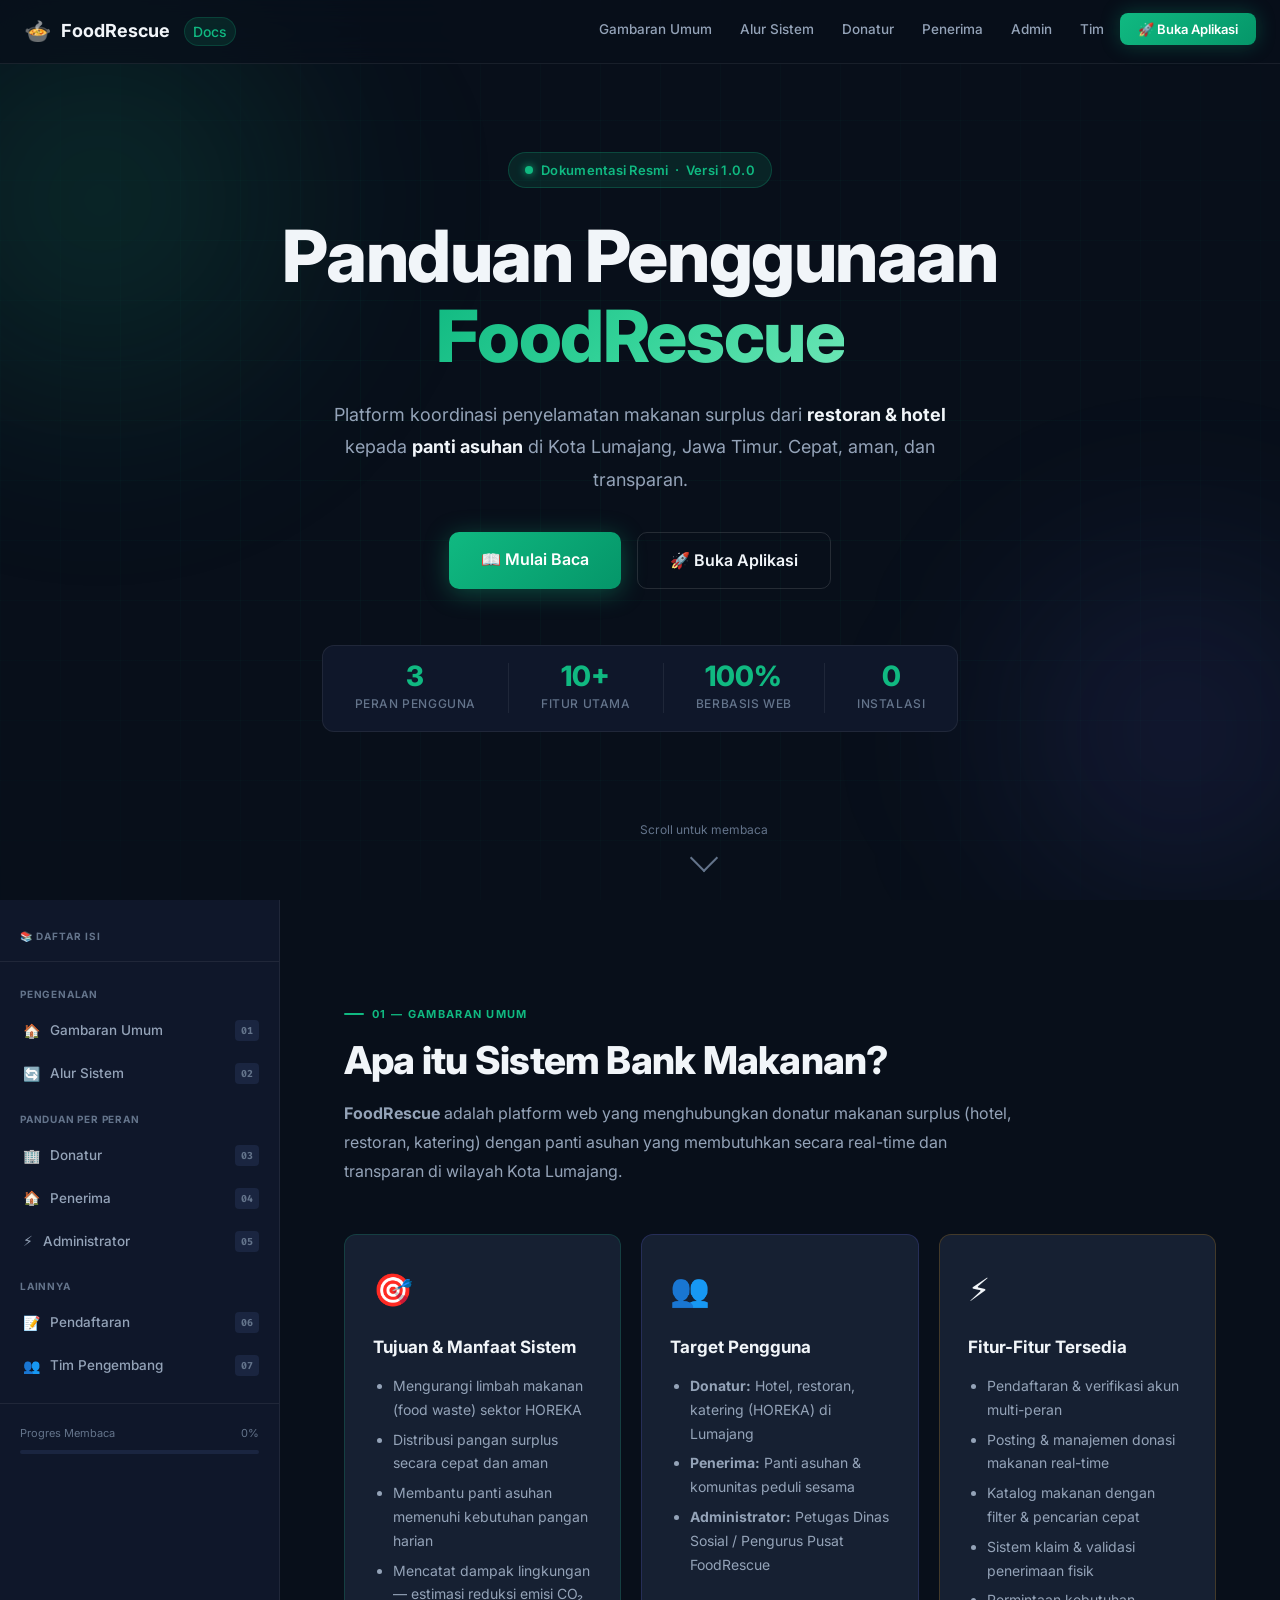
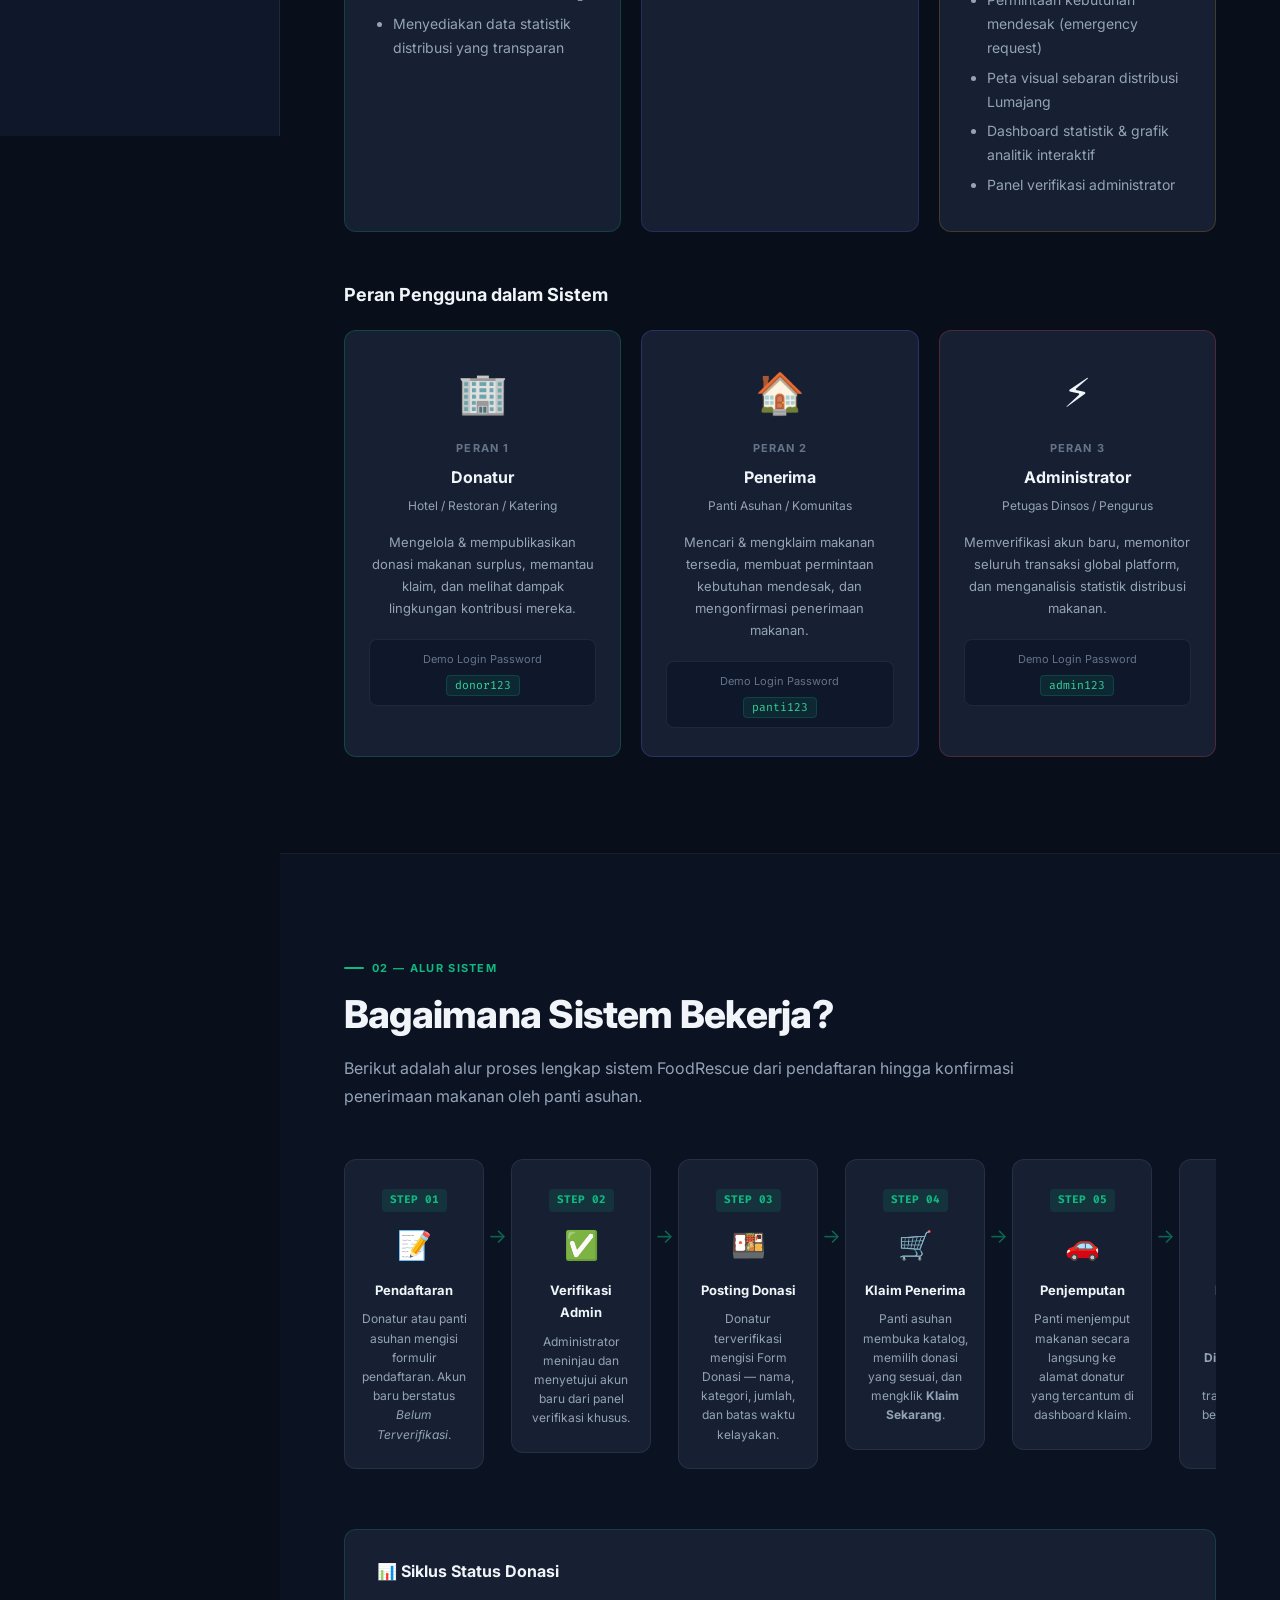
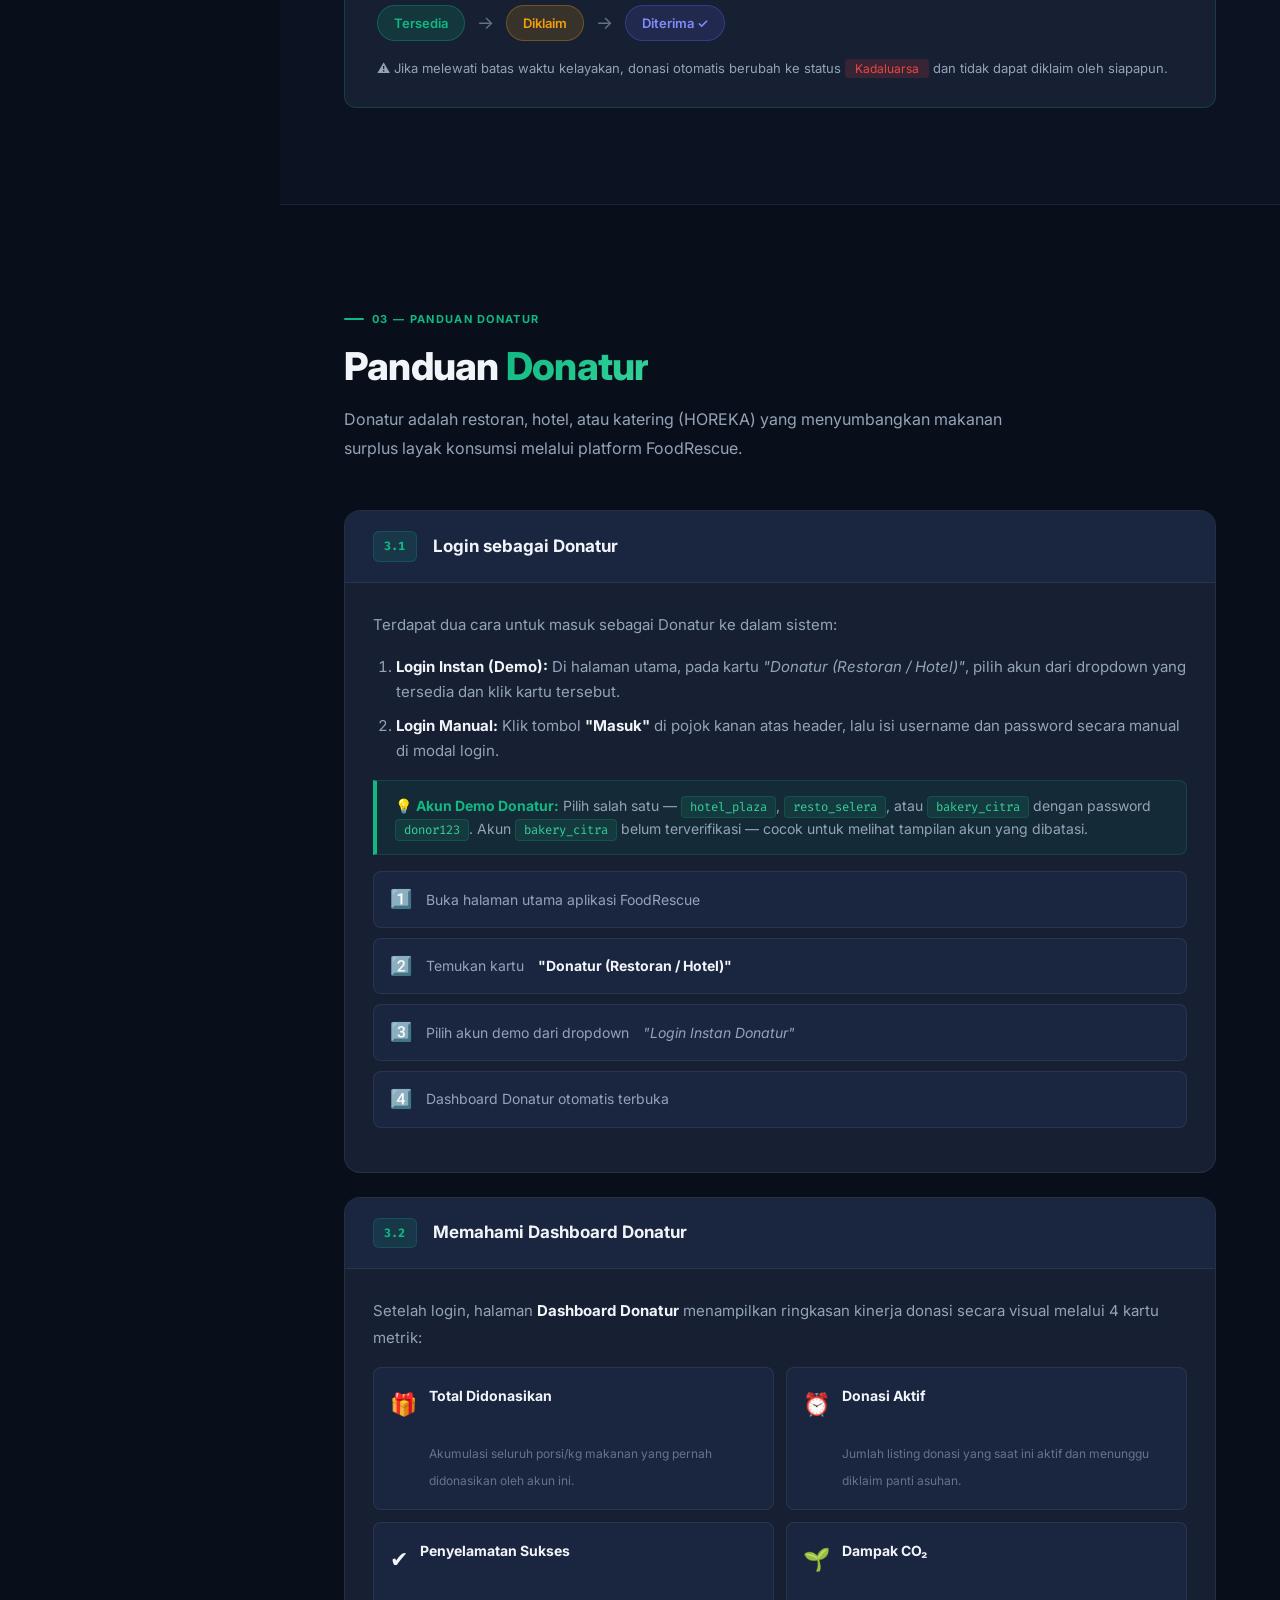
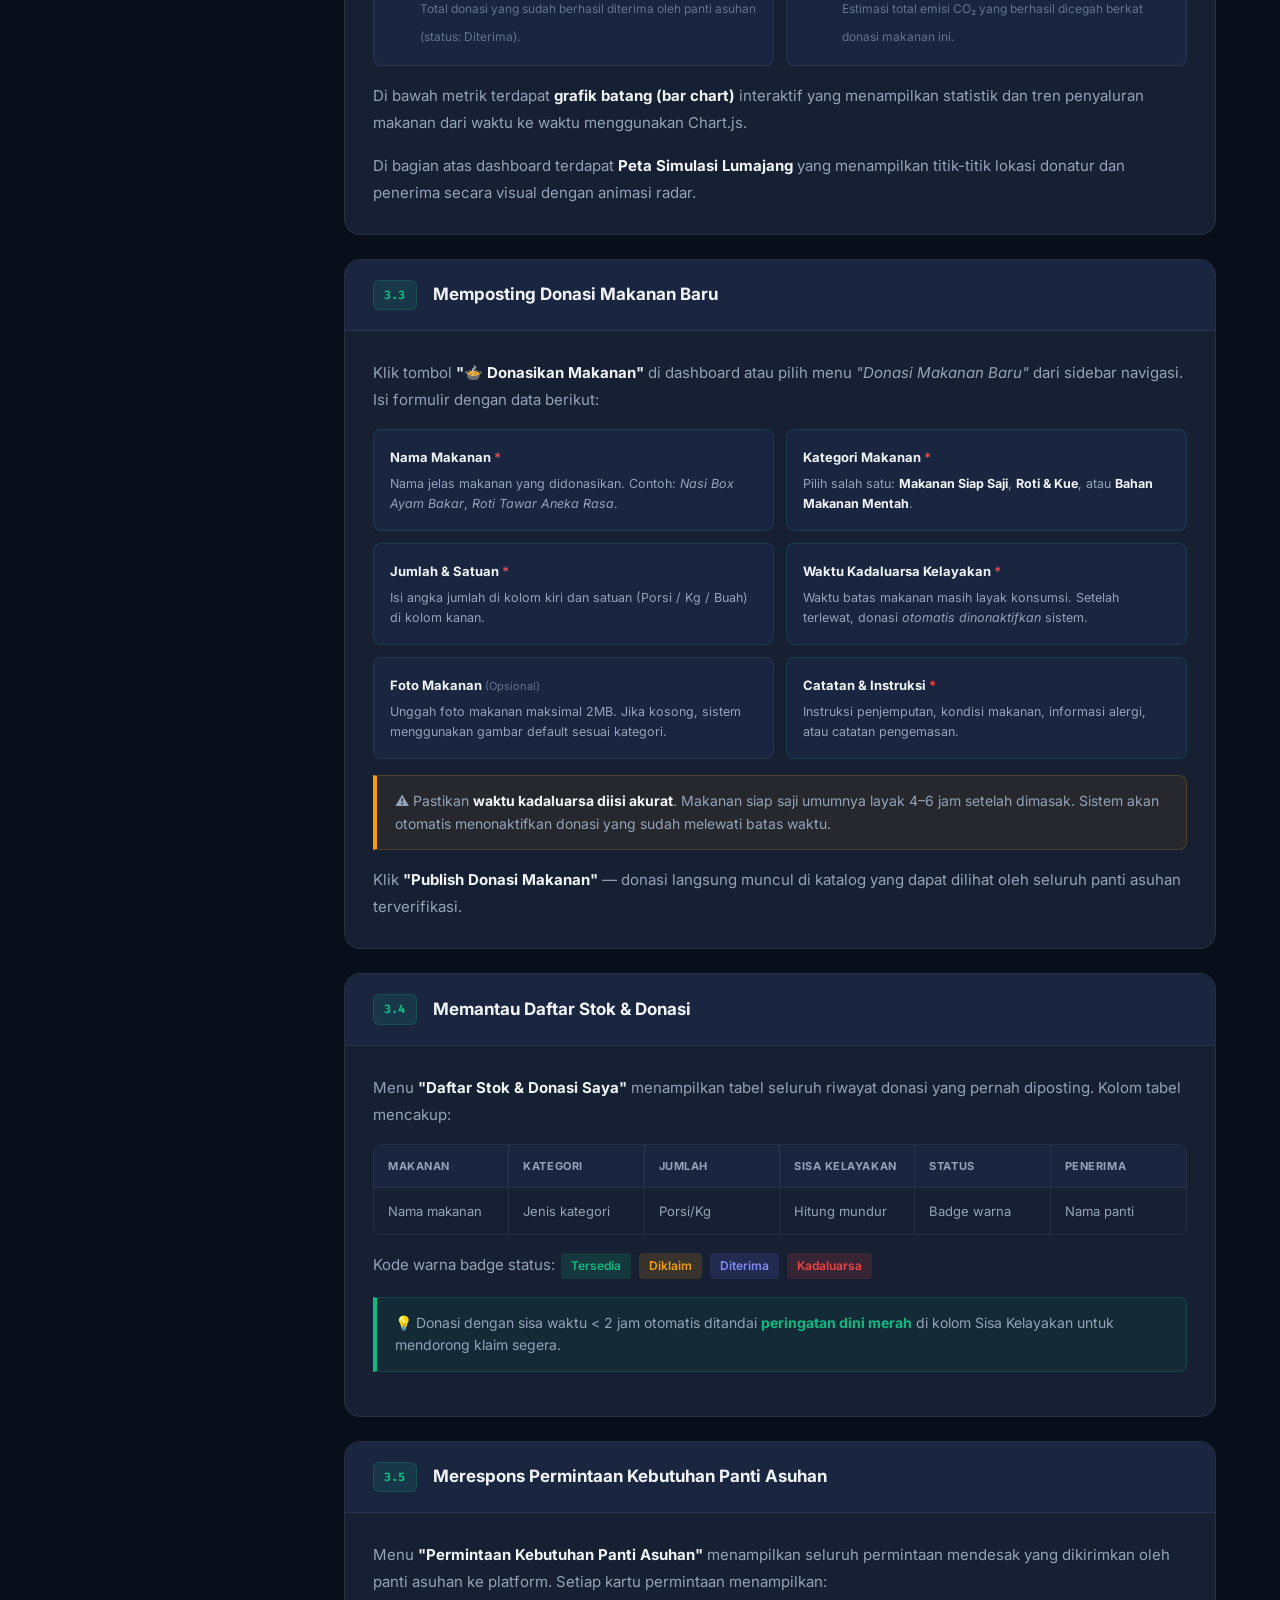
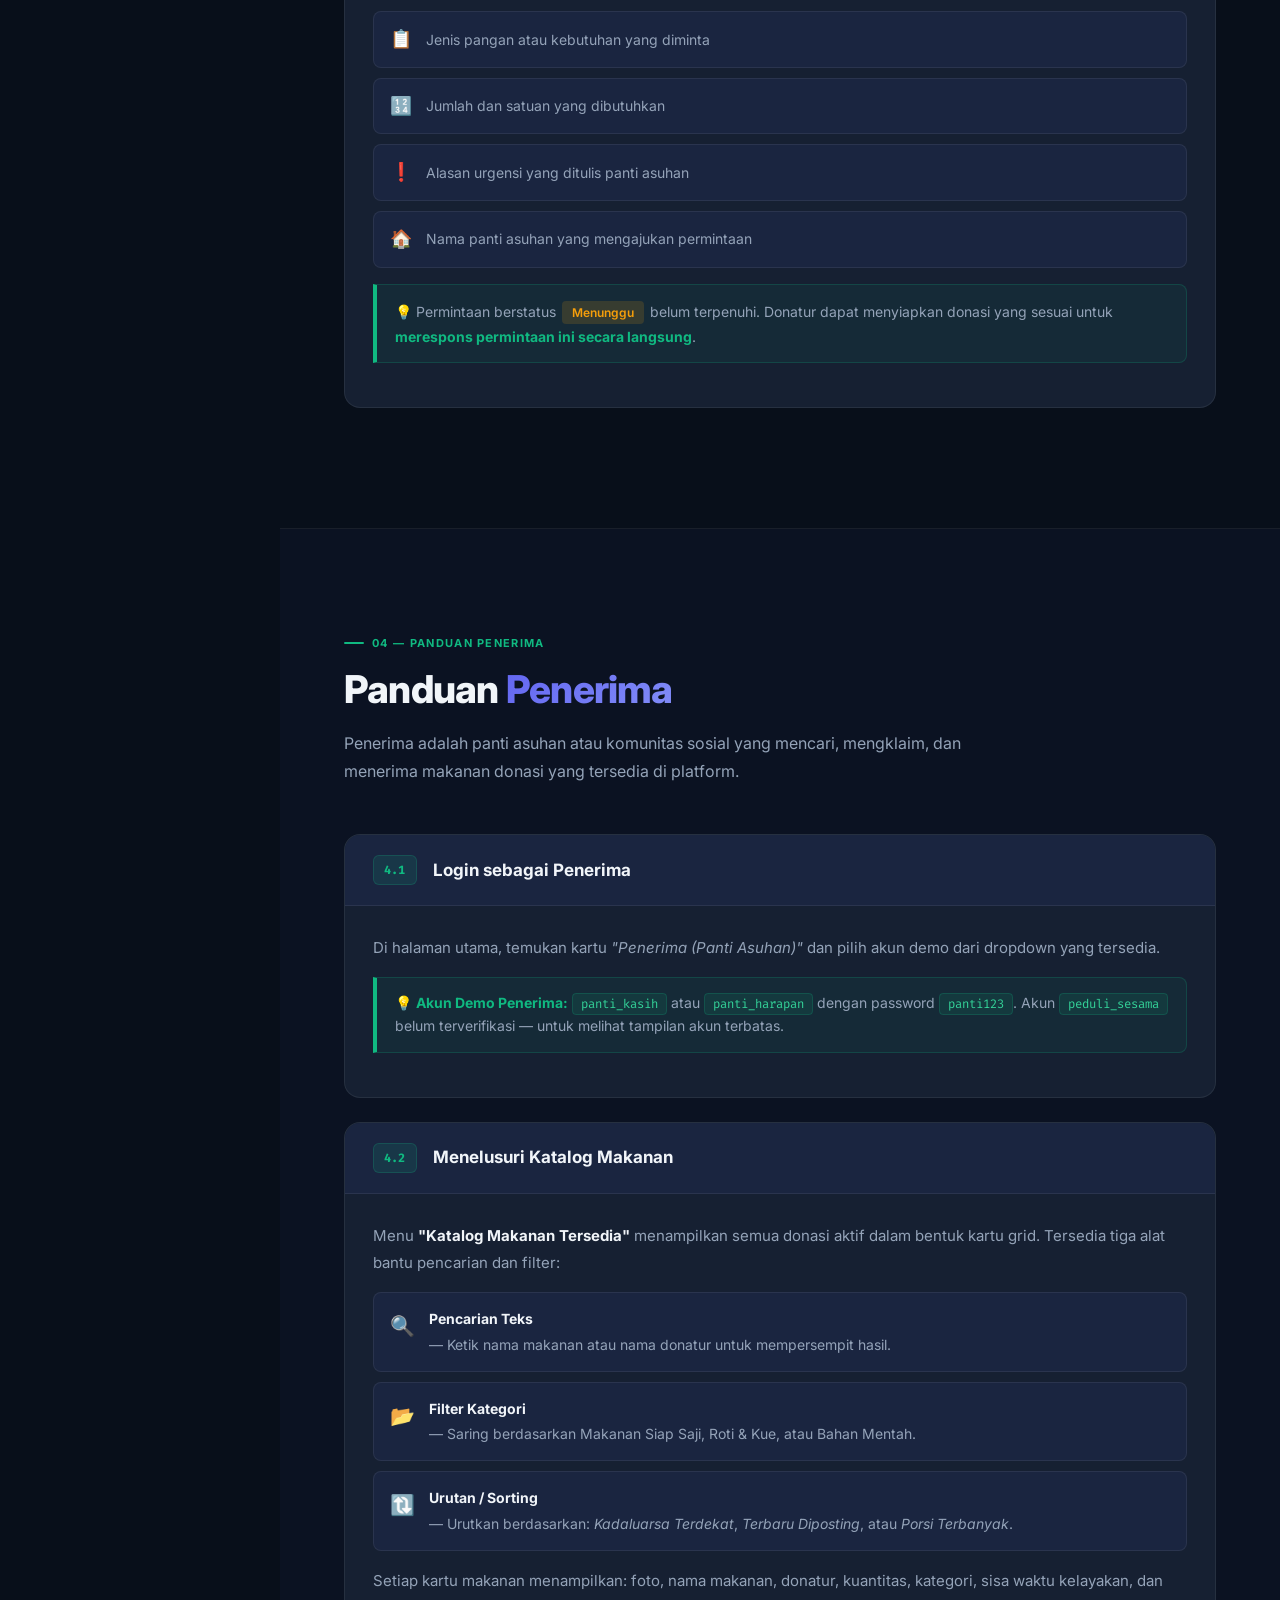
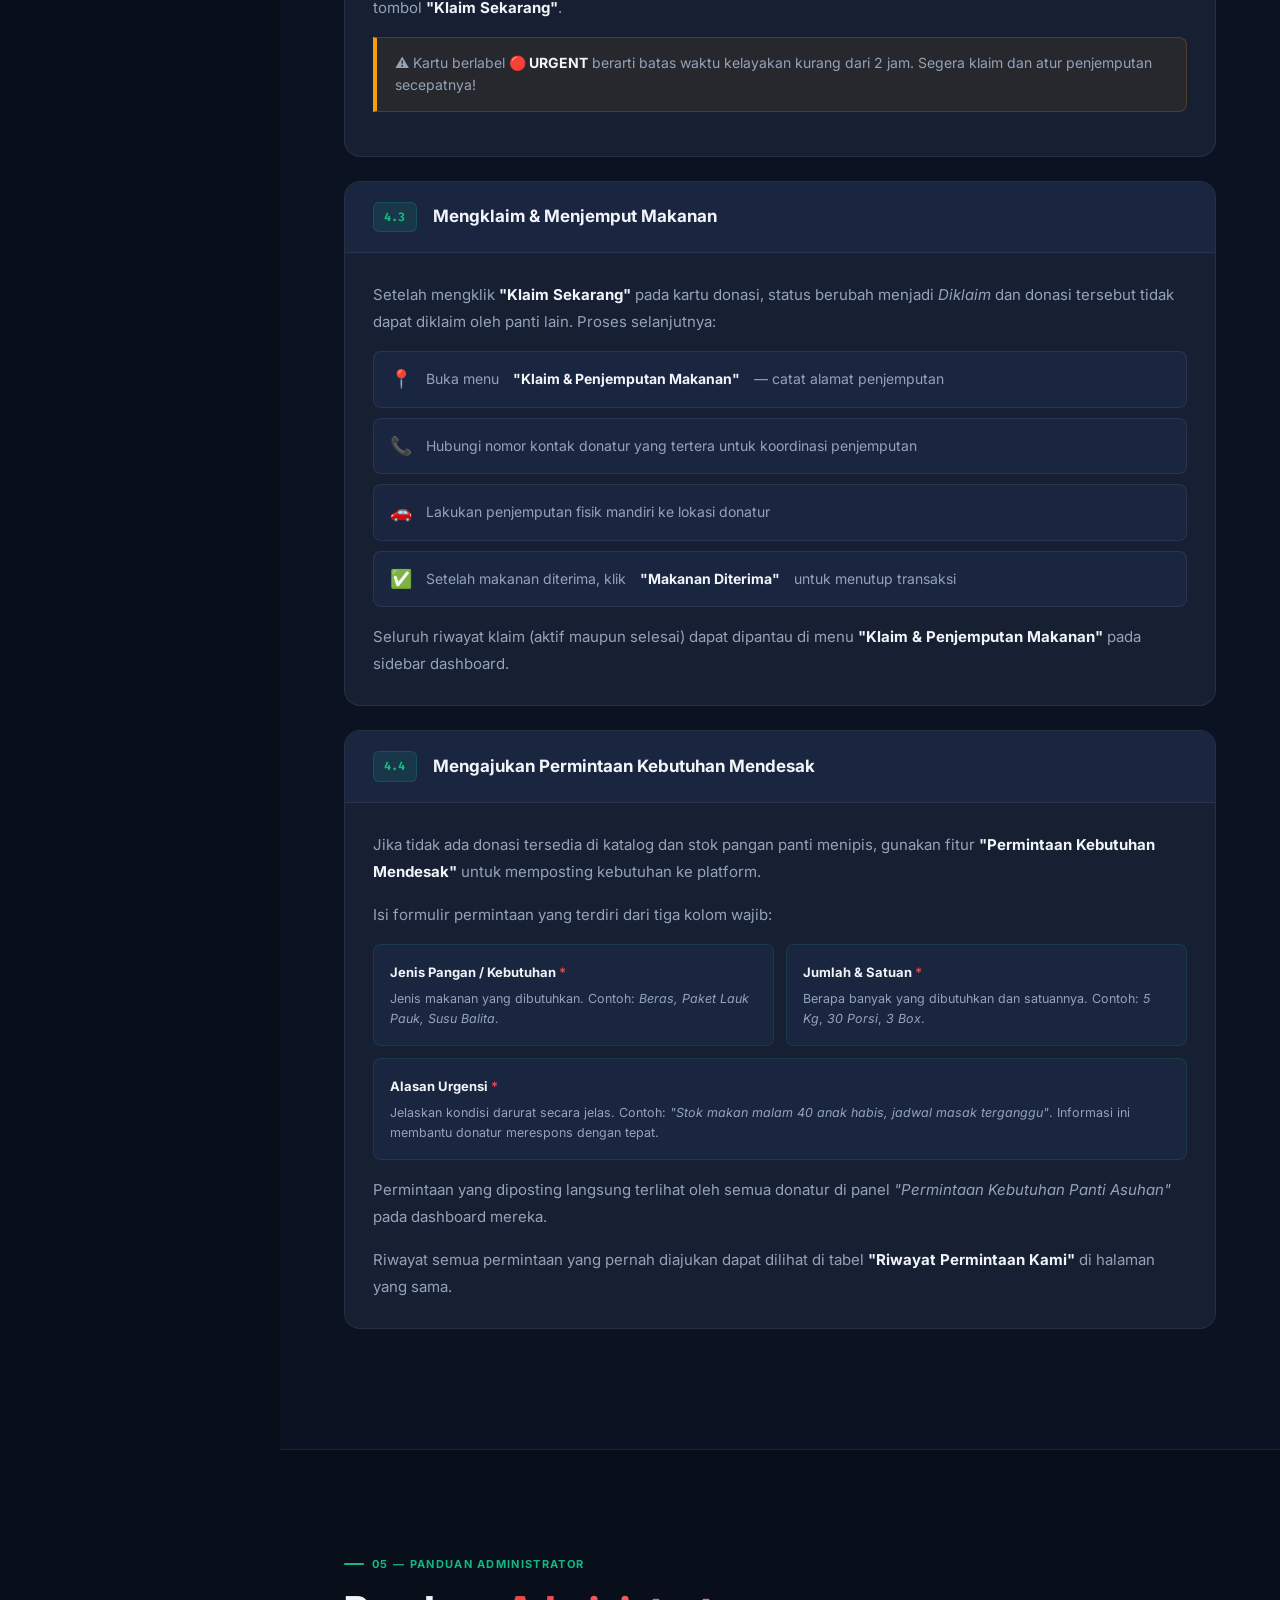
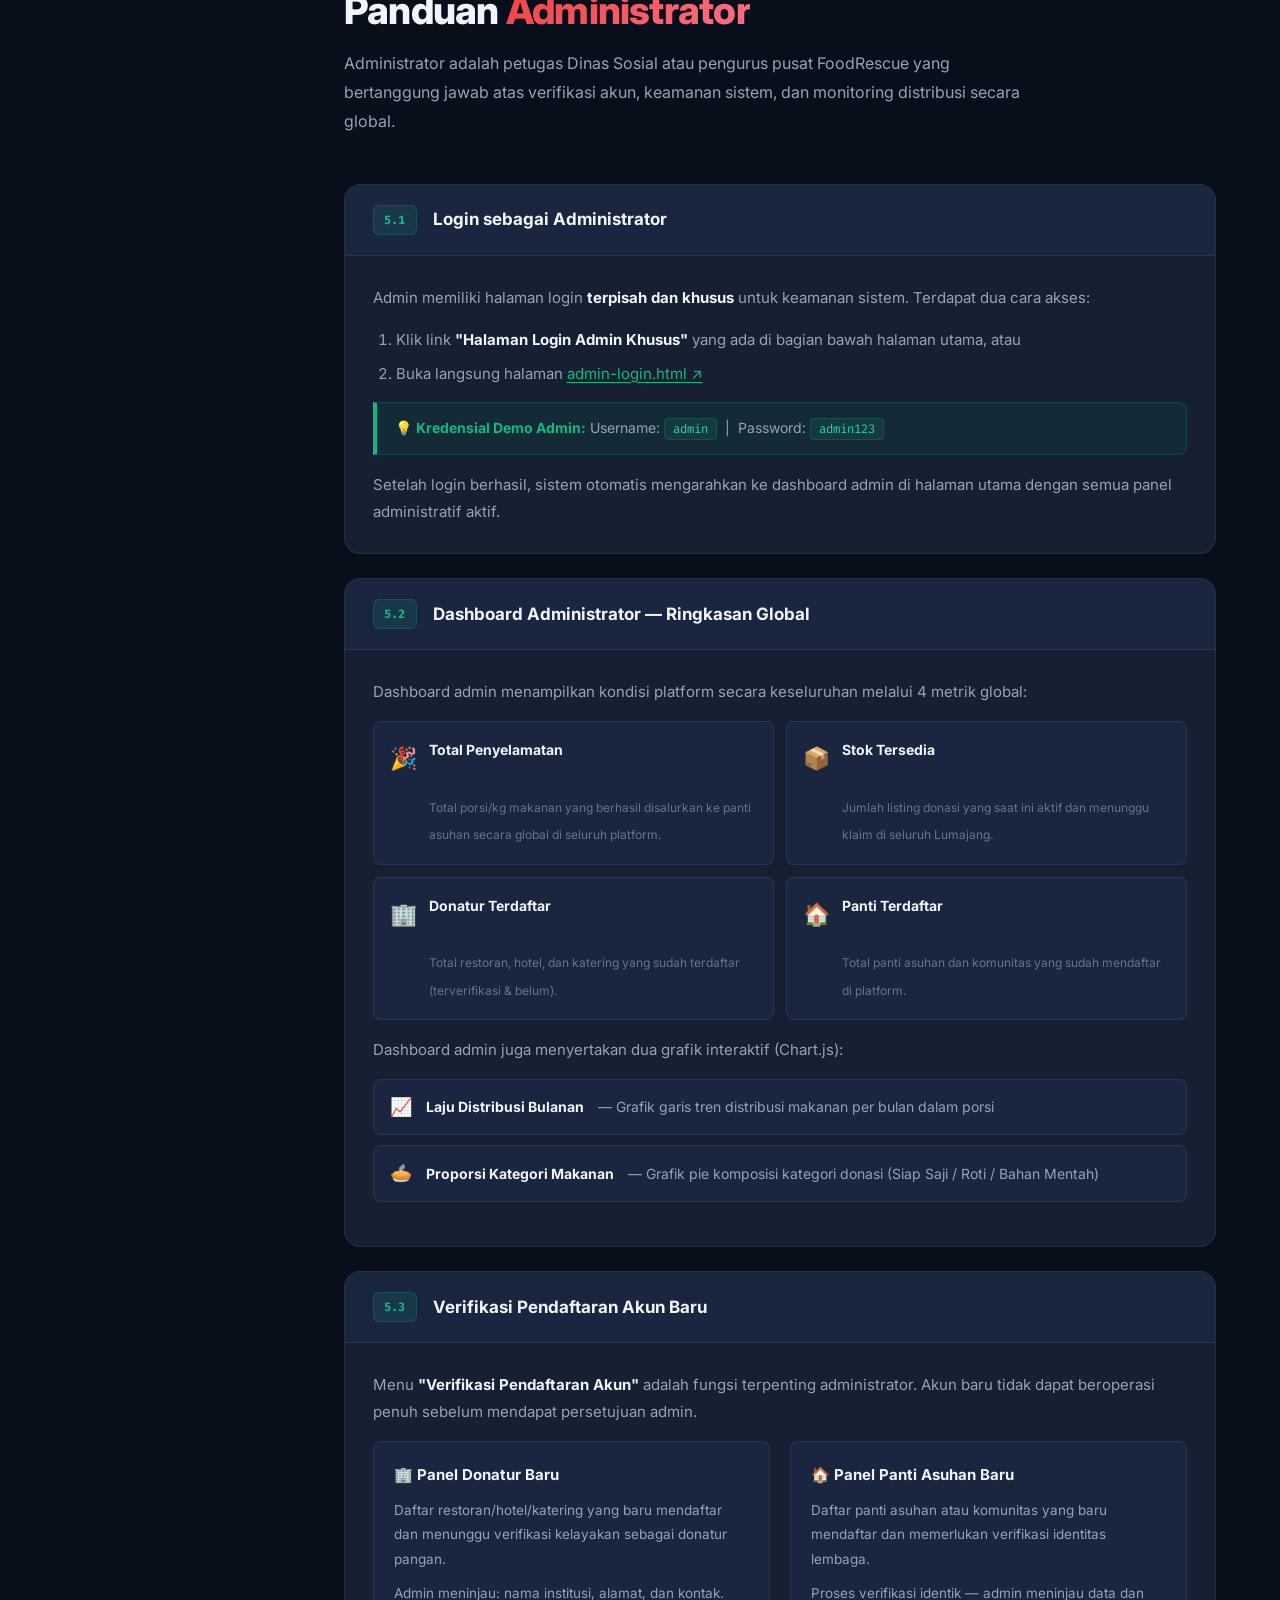
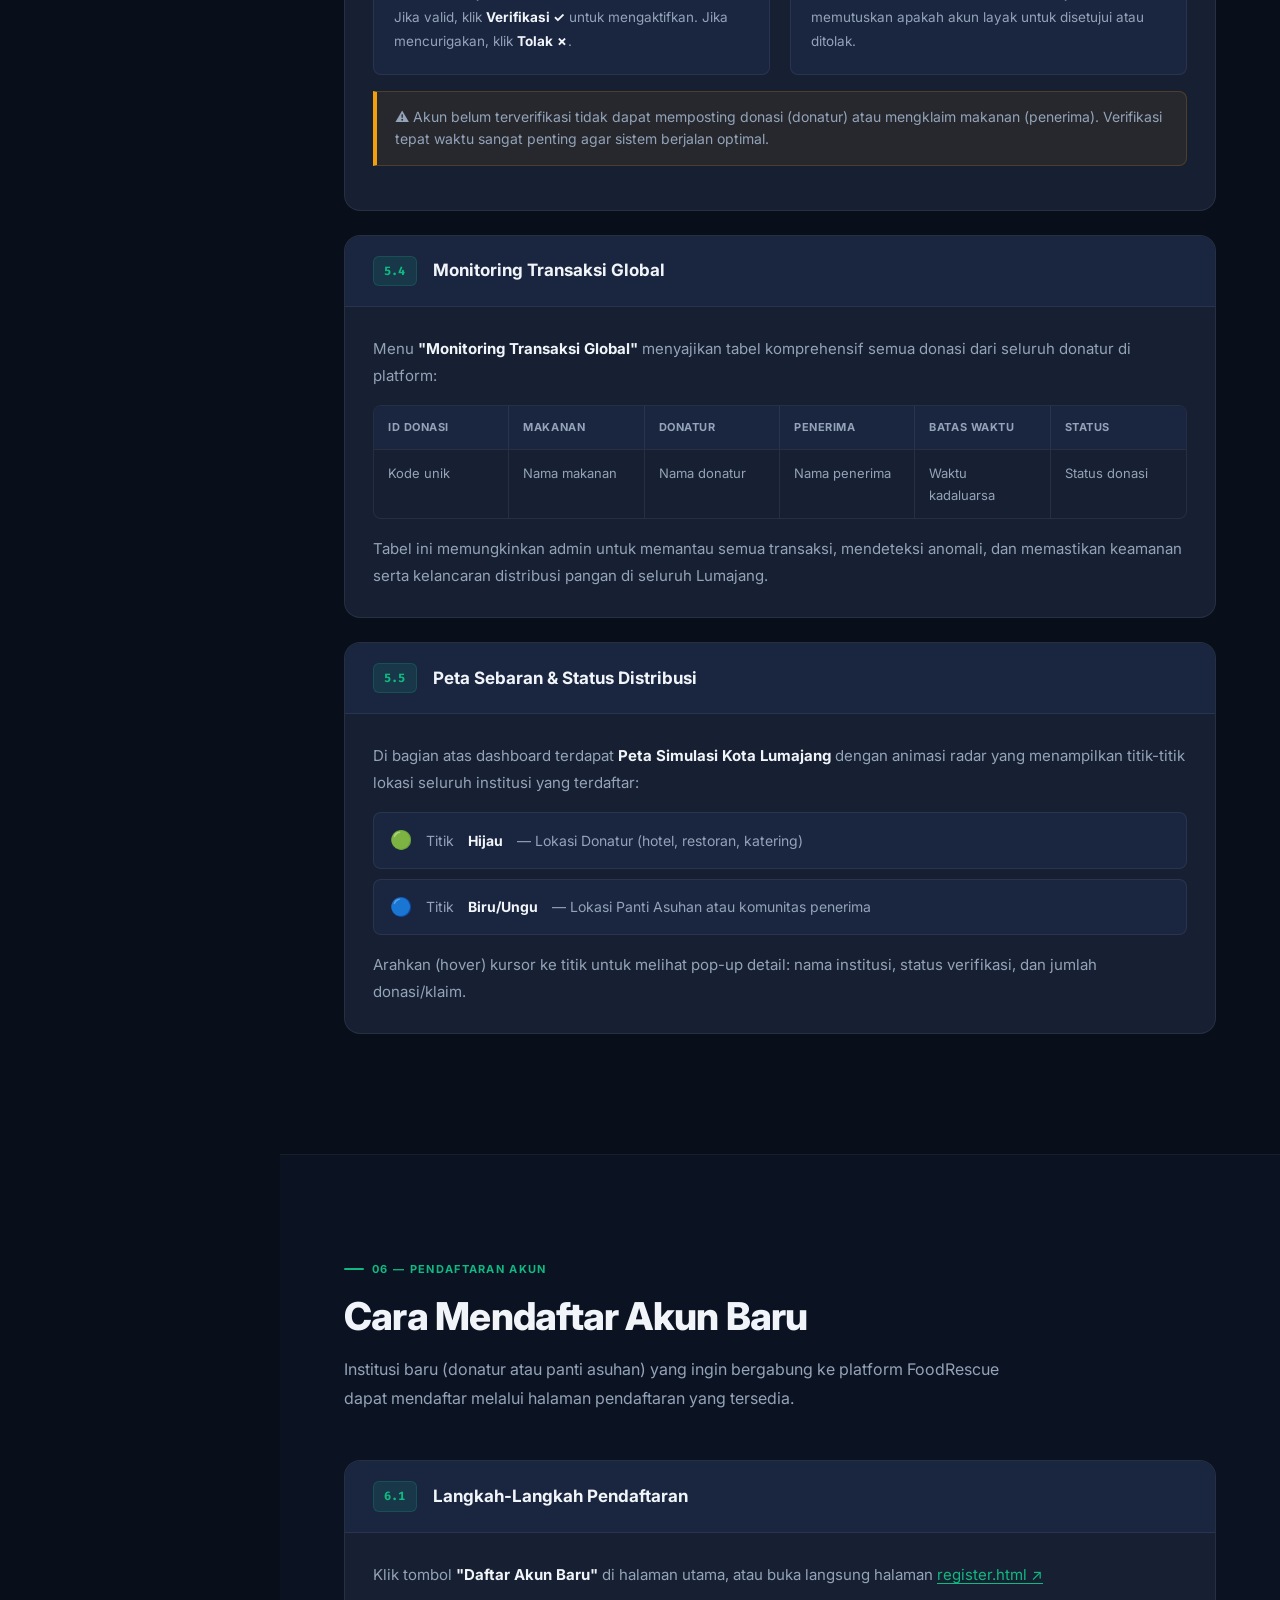
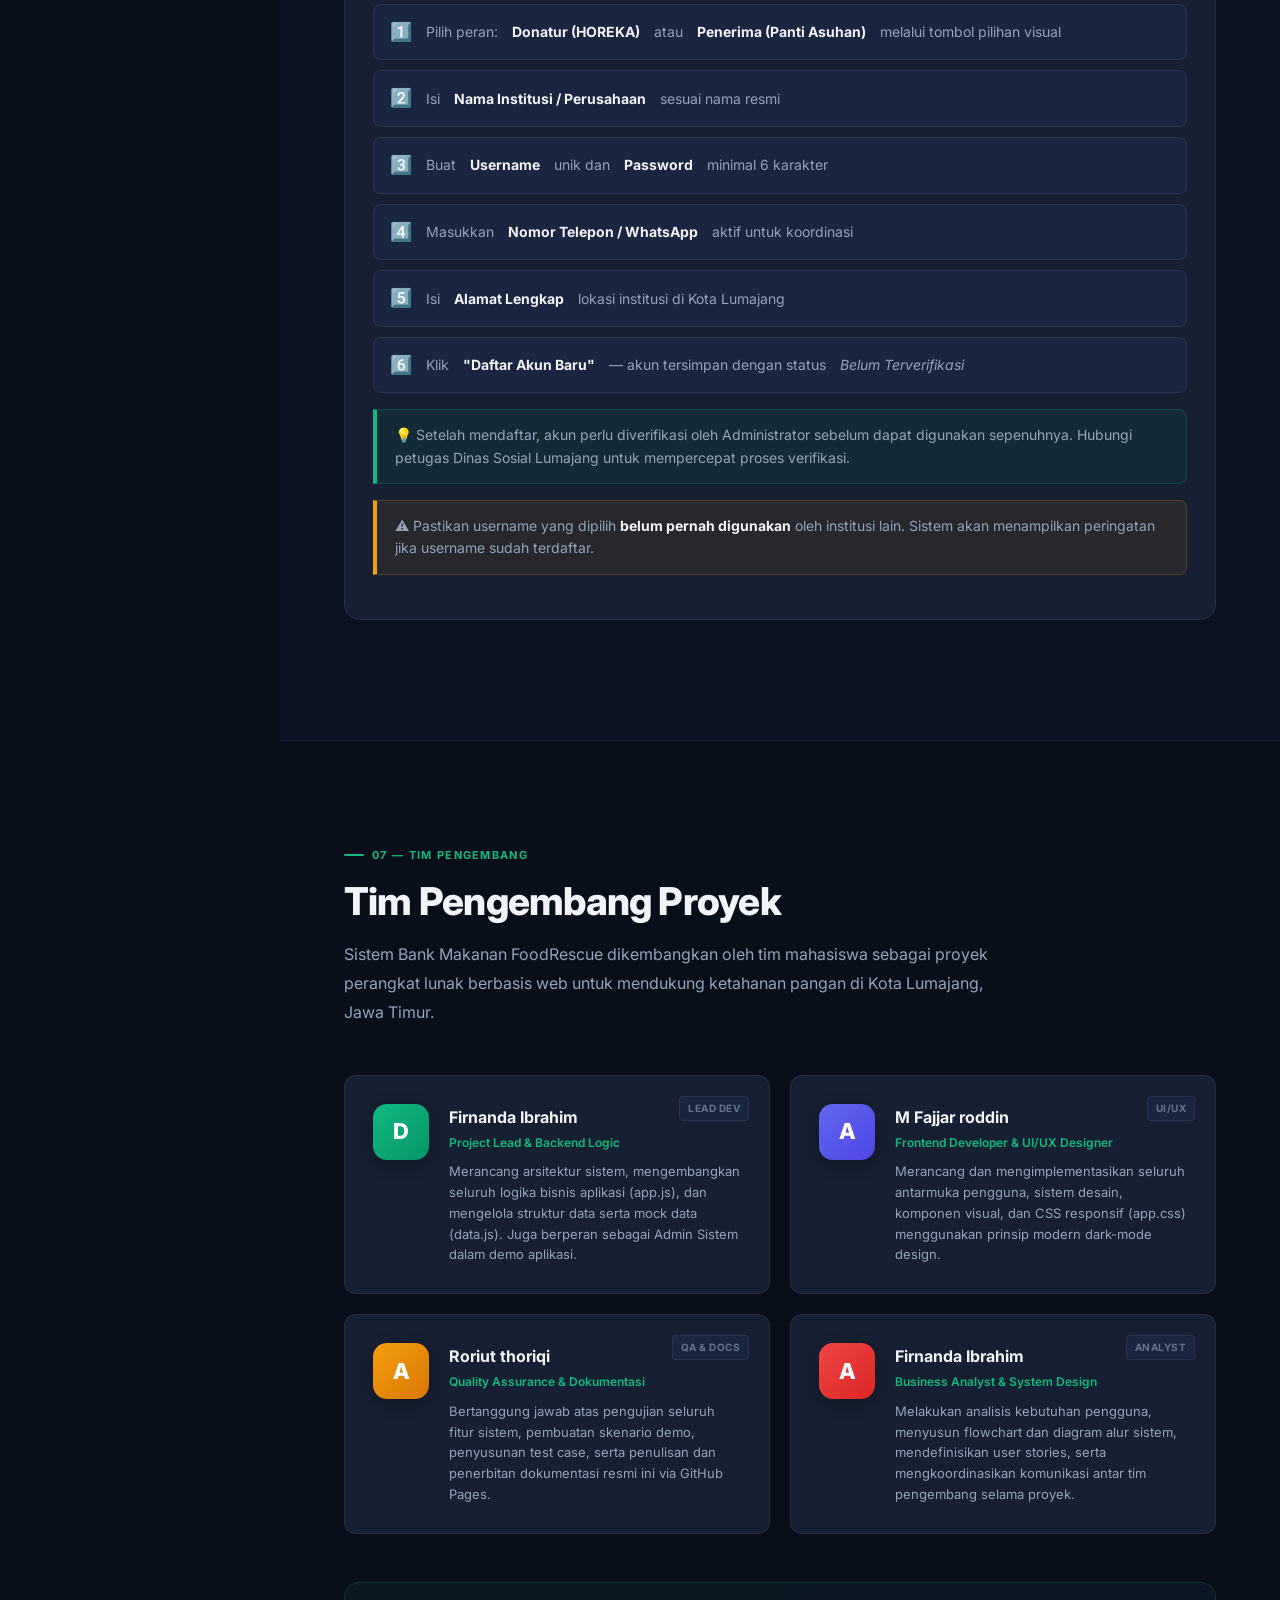
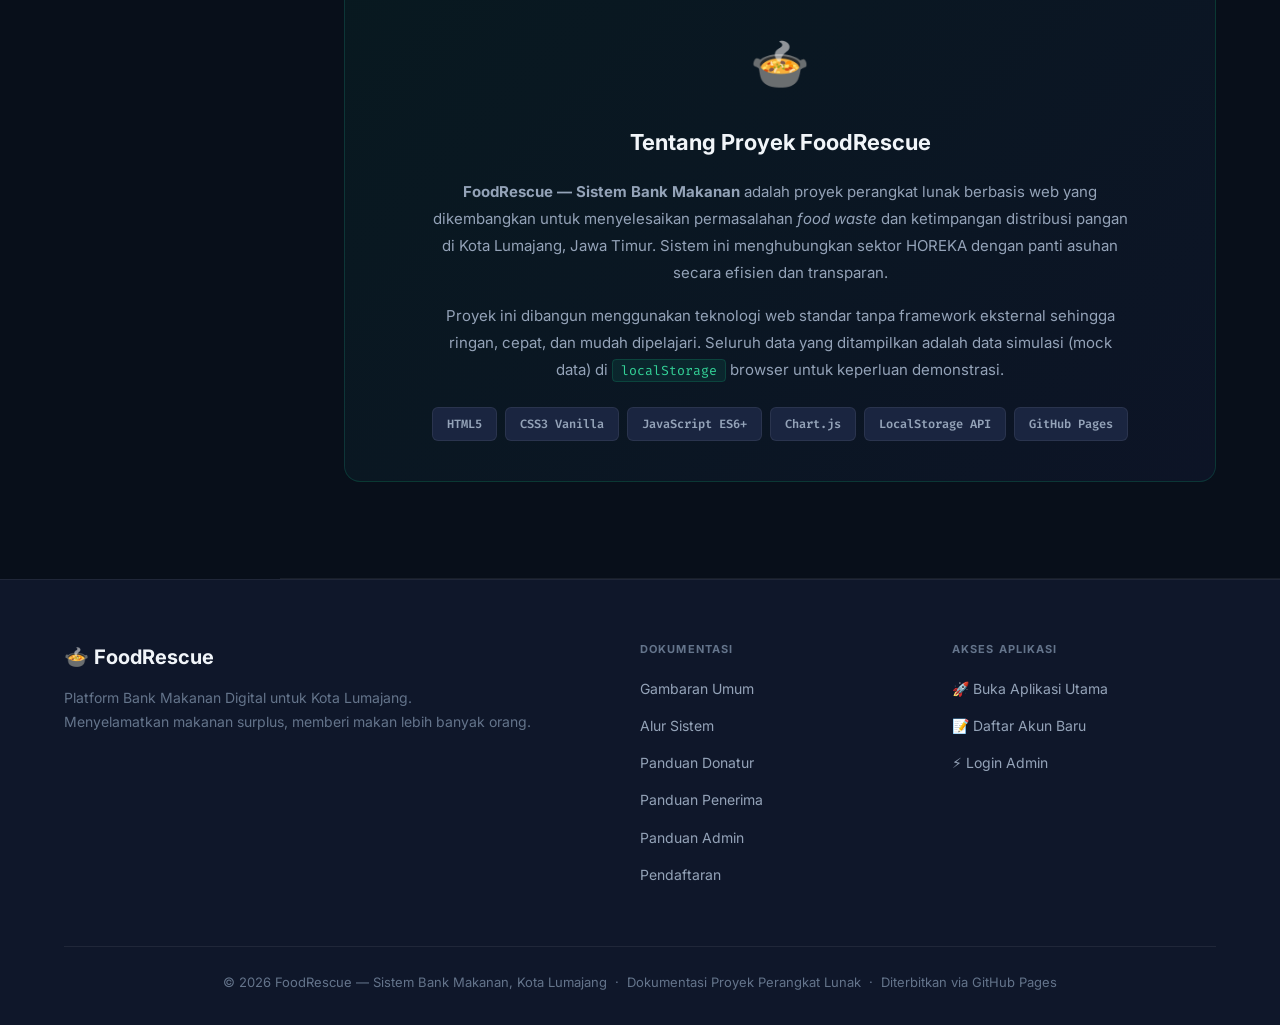
<file: docs/index.html>
<!DOCTYPE html>
<html lang="id">

<head>
    <meta charset="UTF-8">
    <meta name="viewport" content="width=device-width, initial-scale=1.0">
    <title>Dokumentasi FoodRescue — Sistem Bank Makanan Lumajang</title>
    <meta name="description"
        content="Dokumentasi lengkap penggunaan Sistem Bank Makanan FoodRescue — platform distribusi makanan surplus dari HOREKA ke panti asuhan di Lumajang.">
    <meta name="keywords" content="FoodRescue, Bank Makanan, Lumajang, Food Waste, Donasi Makanan, Panti Asuhan">
    <link rel="preconnect" href="https://fonts.googleapis.com">
    <link
        href="https://fonts.googleapis.com/css2?family=Inter:wght@300;400;500;600;700;800&family=Fira+Code:wght@400;500&display=swap"
        rel="stylesheet">
    <link rel="stylesheet" href="style.css">
</head>

<body>

    <!-- ============================================================
     TOP NAVIGATION BAR
     ============================================================ -->
    <nav class="navbar" id="navbar">
        <div class="nav-container">
            <a href="#hero" class="nav-logo">
                <span class="logo-icon">🍲</span>
                FoodRescue <span class="logo-sub">Docs</span>
            </a>
            <ul class="nav-links" id="nav-links">
                <li><a href="#overview" class="nav-link">Gambaran Umum</a></li>
                <li><a href="#alur" class="nav-link">Alur Sistem</a></li>
                <li><a href="#fitur-donatur" class="nav-link">Donatur</a></li>
                <li><a href="#fitur-penerima" class="nav-link">Penerima</a></li>
                <li><a href="#fitur-admin" class="nav-link">Admin</a></li>
                <li><a href="#team" class="nav-link">Tim</a></li>
                <li><a href="../index.html" class="btn-demo" target="_blank">🚀 Buka Aplikasi</a></li>
            </ul>
            <button class="hamburger" id="hamburger" aria-label="Toggle Menu">
                <span></span><span></span><span></span>
            </button>
        </div>
    </nav>

    <!-- ============================================================
     HERO SECTION
     ============================================================ -->
    <section class="hero" id="hero">
        <div class="hero-bg-grid"></div>
        <div class="hero-orb orb-1"></div>
        <div class="hero-orb orb-2"></div>

        <div class="container hero-content">
            <div class="hero-badge">
                <span class="badge-dot"></span>
                Dokumentasi Resmi &nbsp;·&nbsp; Versi 1.0.0
            </div>

            <h1 class="hero-title">
                Panduan Penggunaan<br>
                <span class="text-gradient">FoodRescue</span>
            </h1>

            <p class="hero-desc">
                Platform koordinasi penyelamatan makanan surplus dari <strong>restoran & hotel</strong>
                kepada <strong>panti asuhan</strong> di Kota Lumajang, Jawa Timur.
                Cepat, aman, dan transparan.
            </p>

            <div class="hero-actions">
                <a href="#overview" class="btn-primary-lg">📖 Mulai Baca</a>
                <a href="../index.html" class="btn-outline-lg" target="_blank">🚀 Buka Aplikasi</a>
            </div>

            <div class="hero-stats">
                <div class="stat-item">
                    <div class="stat-num">3</div>
                    <div class="stat-label">Peran Pengguna</div>
                </div>
                <div class="stat-divider"></div>
                <div class="stat-item">
                    <div class="stat-num">10+</div>
                    <div class="stat-label">Fitur Utama</div>
                </div>
                <div class="stat-divider"></div>
                <div class="stat-item">
                    <div class="stat-num">100%</div>
                    <div class="stat-label">Berbasis Web</div>
                </div>
                <div class="stat-divider"></div>
                <div class="stat-item">
                    <div class="stat-num">0</div>
                    <div class="stat-label">Instalasi</div>
                </div>
            </div>
        </div>

        <div class="hero-scroll-hint">
            <span>Scroll untuk membaca</span>
            <div class="scroll-arrow"></div>
        </div>
    </section>

    <!-- ============================================================
     CODELABS LAYOUT: SIDEBAR + CONTENT
     ============================================================ -->
    <div class="docs-layout">

        <!-- ===== SIDEBAR ===== -->
        <aside class="sidebar" id="sidebar">
            <div class="sidebar-title">📚 Daftar Isi</div>
            <nav>
                <ul class="sidebar-nav">

                    <li class="sidebar-group">
                        <div class="sidebar-group-label">Pengenalan</div>
                        <a href="#overview" class="sidebar-link" data-section="overview">
                            <span class="s-icon">🏠</span> Gambaran Umum
                            <span class="s-num">01</span>
                        </a>
                        <a href="#alur" class="sidebar-link" data-section="alur">
                            <span class="s-icon">🔄</span> Alur Sistem
                            <span class="s-num">02</span>
                        </a>
                    </li>

                    <li class="sidebar-group">
                        <div class="sidebar-group-label">Panduan per Peran</div>
                        <a href="#fitur-donatur" class="sidebar-link" data-section="fitur-donatur">
                            <span class="s-icon">🏢</span> Donatur
                            <span class="s-num">03</span>
                        </a>
                        <a href="#fitur-penerima" class="sidebar-link" data-section="fitur-penerima">
                            <span class="s-icon">🏠</span> Penerima
                            <span class="s-num">04</span>
                        </a>
                        <a href="#fitur-admin" class="sidebar-link" data-section="fitur-admin">
                            <span class="s-icon">⚡</span> Administrator
                            <span class="s-num">05</span>
                        </a>
                    </li>

                    <li class="sidebar-group">
                        <div class="sidebar-group-label">Lainnya</div>
                        <a href="#fitur-daftar" class="sidebar-link" data-section="fitur-daftar">
                            <span class="s-icon">📝</span> Pendaftaran
                            <span class="s-num">06</span>
                        </a>
                        <a href="#team" class="sidebar-link" data-section="team">
                            <span class="s-icon">👥</span> Tim Pengembang
                            <span class="s-num">07</span>
                        </a>
                    </li>

                </ul>
            </nav>

            <!-- Reading Progress -->
            <div class="sidebar-progress">
                <div class="progress-label">
                    <span>Progres Membaca</span>
                    <span id="progress-pct">0%</span>
                </div>
                <div class="progress-bar">
                    <div class="progress-fill" id="progress-fill"></div>
                </div>
            </div>
        </aside>

        <!-- ===== MAIN DOCS CONTENT ===== -->
        <main class="docs-content">

            <!-- ============================================================
             SECTION 01 — GAMBARAN UMUM
             ============================================================ -->
            <section class="section" id="overview">
                <div class="container">
                    <div class="section-label">01 — Gambaran Umum</div>
                    <h2 class="section-title">Apa itu Sistem Bank Makanan?</h2>
                    <p class="section-desc">
                        <strong>FoodRescue</strong> adalah platform web yang menghubungkan donatur makanan surplus
                        (hotel, restoran, katering) dengan panti asuhan yang membutuhkan secara
                        real-time dan transparan di wilayah Kota Lumajang.
                    </p>

                    <!-- Info Cards Grid -->
                    <div class="info-grid">
                        <div class="info-card card-green">
                            <div class="info-card-icon">🎯</div>
                            <h3>Tujuan & Manfaat Sistem</h3>
                            <ul>
                                <li>Mengurangi limbah makanan (food waste) sektor HOREKA</li>
                                <li>Distribusi pangan surplus secara cepat dan aman</li>
                                <li>Membantu panti asuhan memenuhi kebutuhan pangan harian</li>
                                <li>Mencatat dampak lingkungan — estimasi reduksi emisi CO₂</li>
                                <li>Menyediakan data statistik distribusi yang transparan</li>
                            </ul>
                        </div>
                        <div class="info-card card-indigo">
                            <div class="info-card-icon">👥</div>
                            <h3>Target Pengguna</h3>
                            <ul>
                                <li><strong>Donatur:</strong> Hotel, restoran, katering (HOREKA) di Lumajang</li>
                                <li><strong>Penerima:</strong> Panti asuhan & komunitas peduli sesama</li>
                                <li><strong>Administrator:</strong> Petugas Dinas Sosial / Pengurus Pusat FoodRescue
                                </li>
                            </ul>
                        </div>
                        <div class="info-card card-amber">
                            <div class="info-card-icon">⚡</div>
                            <h3>Fitur-Fitur Tersedia</h3>
                            <ul>
                                <li>Pendaftaran & verifikasi akun multi-peran</li>
                                <li>Posting & manajemen donasi makanan real-time</li>
                                <li>Katalog makanan dengan filter & pencarian cepat</li>
                                <li>Sistem klaim & validasi penerimaan fisik</li>
                                <li>Permintaan kebutuhan mendesak (emergency request)</li>
                                <li>Peta visual sebaran distribusi Lumajang</li>
                                <li>Dashboard statistik & grafik analitik interaktif</li>
                                <li>Panel verifikasi administrator</li>
                            </ul>
                        </div>
                    </div>

                    <!-- Tiga Role Card -->
                    <h3 style="font-size:18px; font-weight:700; color:var(--text-main); margin-bottom:20px;">
                        Peran Pengguna dalam Sistem
                    </h3>
                    <div class="role-cards">
                        <div class="role-card rc-donor">
                            <div class="rc-icon">🏢</div>
                            <div class="rc-role">Peran 1</div>
                            <div class="rc-name">Donatur<br><small
                                    style="font-size:12px; font-weight:400; color:var(--text-secondary);">Hotel /
                                    Restoran / Katering</small></div>
                            <div class="rc-desc">Mengelola & mempublikasikan donasi makanan surplus, memantau klaim, dan
                                melihat dampak lingkungan kontribusi mereka.</div>
                            <div class="rc-cred">
                                <span class="cred-label">Demo Login Password</span>
                                <code>donor123</code>
                            </div>
                        </div>
                        <div class="role-card rc-recipient">
                            <div class="rc-icon">🏠</div>
                            <div class="rc-role">Peran 2</div>
                            <div class="rc-name">Penerima<br><small
                                    style="font-size:12px; font-weight:400; color:var(--text-secondary);">Panti Asuhan /
                                    Komunitas</small></div>
                            <div class="rc-desc">Mencari & mengklaim makanan tersedia, membuat permintaan kebutuhan
                                mendesak, dan mengonfirmasi penerimaan makanan.</div>
                            <div class="rc-cred">
                                <span class="cred-label">Demo Login Password</span>
                                <code>panti123</code>
                            </div>
                        </div>
                        <div class="role-card rc-admin">
                            <div class="rc-icon">⚡</div>
                            <div class="rc-role">Peran 3</div>
                            <div class="rc-name">Administrator<br><small
                                    style="font-size:12px; font-weight:400; color:var(--text-secondary);">Petugas Dinsos
                                    / Pengurus</small></div>
                            <div class="rc-desc">Memverifikasi akun baru, memonitor seluruh transaksi global platform,
                                dan menganalisis statistik distribusi makanan.</div>
                            <div class="rc-cred">
                                <span class="cred-label">Demo Login Password</span>
                                <code>admin123</code>
                            </div>
                        </div>
                    </div>
                </div>
            </section>

            <!-- ============================================================
             SECTION 02 — ALUR SISTEM
             ============================================================ -->
            <section class="section section-alt" id="alur">
                <div class="container">
                    <div class="section-label">02 — Alur Sistem</div>
                    <h2 class="section-title">Bagaimana Sistem Bekerja?</h2>
                    <p class="section-desc">
                        Berikut adalah alur proses lengkap sistem FoodRescue dari pendaftaran
                        hingga konfirmasi penerimaan makanan oleh panti asuhan.
                    </p>

                    <!-- Flow Diagram -->
                    <div class="flow-diagram">
                        <div class="flow-step">
                            <div class="flow-num">STEP 01</div>
                            <div class="flow-icon">📝</div>
                            <h4>Pendaftaran</h4>
                            <p>Donatur atau panti asuhan mengisi formulir pendaftaran. Akun baru berstatus <em>Belum
                                    Terverifikasi</em>.</p>
                        </div>
                        <div class="flow-arrow">→</div>

                        <div class="flow-step">
                            <div class="flow-num">STEP 02</div>
                            <div class="flow-icon">✅</div>
                            <h4>Verifikasi Admin</h4>
                            <p>Administrator meninjau dan menyetujui akun baru dari panel verifikasi khusus.</p>
                        </div>
                        <div class="flow-arrow">→</div>

                        <div class="flow-step">
                            <div class="flow-num">STEP 03</div>
                            <div class="flow-icon">🍱</div>
                            <h4>Posting Donasi</h4>
                            <p>Donatur terverifikasi mengisi Form Donasi — nama, kategori, jumlah, dan batas waktu
                                kelayakan.</p>
                        </div>
                        <div class="flow-arrow">→</div>

                        <div class="flow-step">
                            <div class="flow-num">STEP 04</div>
                            <div class="flow-icon">🛒</div>
                            <h4>Klaim Penerima</h4>
                            <p>Panti asuhan membuka katalog, memilih donasi yang sesuai, dan mengklik <strong>Klaim
                                    Sekarang</strong>.</p>
                        </div>
                        <div class="flow-arrow">→</div>

                        <div class="flow-step">
                            <div class="flow-num">STEP 05</div>
                            <div class="flow-icon">🚗</div>
                            <h4>Penjemputan</h4>
                            <p>Panti menjemput makanan secara langsung ke alamat donatur yang tercantum di dashboard
                                klaim.</p>
                        </div>
                        <div class="flow-arrow">→</div>

                        <div class="flow-step">
                            <div class="flow-num">STEP 06</div>
                            <div class="flow-icon">🎉</div>
                            <h4>Konfirmasi</h4>
                            <p>Panti klik <strong>"Makanan Diterima"</strong> untuk menutup transaksi. Status berubah
                                menjadi <em>Diterima</em>.</p>
                        </div>
                    </div>

                    <!-- Status Summary -->
                    <div class="flow-summary-card">
                        <h3>📊 Siklus Status Donasi</h3>
                        <div class="status-flow">
                            <div class="status-badge s-tersedia">Tersedia</div>
                            <div class="s-arrow">→</div>
                            <div class="status-badge s-diklaim">Diklaim</div>
                            <div class="s-arrow">→</div>
                            <div class="status-badge s-diterima">Diterima ✓</div>
                        </div>
                        <div class="status-note">
                            ⚠️ Jika melewati batas waktu kelayakan, donasi otomatis berubah ke status
                            <span class="s-exp">Kadaluarsa</span> dan tidak dapat diklaim oleh siapapun.
                        </div>
                    </div>
                </div>
            </section>

            <!-- ============================================================
             SECTION 03 — PANDUAN DONATUR
             ============================================================ -->
            <section class="section" id="fitur-donatur">
                <div class="container">
                    <div class="section-label">03 — Panduan Donatur</div>
                    <h2 class="section-title">
                        Panduan <span class="text-gradient-green">Donatur</span>
                    </h2>
                    <p class="section-desc">
                        Donatur adalah restoran, hotel, atau katering (HOREKA) yang menyumbangkan
                        makanan surplus layak konsumsi melalui platform FoodRescue.
                    </p>

                    <!-- 3.1 Login Donatur -->
                    <div class="guide-block" id="login-donatur">
                        <div class="guide-header">
                            <div class="guide-num">3.1</div>
                            <h3>Login sebagai Donatur</h3>
                        </div>
                        <div class="guide-content">
                            <p>Terdapat dua cara untuk masuk sebagai Donatur ke dalam sistem:</p>
                            <ol>
                                <li><strong>Login Instan (Demo):</strong> Di halaman utama, pada kartu <em>"Donatur
                                        (Restoran / Hotel)"</em>, pilih akun dari dropdown yang tersedia dan klik kartu
                                    tersebut.</li>
                                <li><strong>Login Manual:</strong> Klik tombol <strong>"Masuk"</strong> di pojok kanan
                                    atas header, lalu isi username dan password secara manual di modal login.</li>
                            </ol>
                            <div class="tip-box">
                                💡 <strong>Akun Demo Donatur:</strong> Pilih salah satu — <code>hotel_plaza</code>,
                                <code>resto_selera</code>, atau <code>bakery_citra</code> dengan password
                                <code>donor123</code>.
                                Akun <code>bakery_citra</code> belum terverifikasi — cocok untuk melihat tampilan akun
                                yang dibatasi.
                            </div>
                            <div class="guide-steps">
                                <div class="step-item"><span class="step-icon">1️⃣</span> Buka halaman utama aplikasi
                                    FoodRescue</div>
                                <div class="step-item"><span class="step-icon">2️⃣</span> Temukan kartu <strong>"Donatur
                                        (Restoran / Hotel)"</strong></div>
                                <div class="step-item"><span class="step-icon">3️⃣</span> Pilih akun demo dari dropdown
                                    <em>"Login Instan Donatur"</em>
                                </div>
                                <div class="step-item"><span class="step-icon">4️⃣</span> Dashboard Donatur otomatis
                                    terbuka</div>
                            </div>
                        </div>
                    </div>

                    <!-- 3.2 Dashboard Donatur -->
                    <div class="guide-block">
                        <div class="guide-header">
                            <div class="guide-num">3.2</div>
                            <h3>Memahami Dashboard Donatur</h3>
                        </div>
                        <div class="guide-content">
                            <p>Setelah login, halaman <strong>Dashboard Donatur</strong> menampilkan ringkasan kinerja
                                donasi secara visual melalui 4 kartu metrik:</p>
                            <div class="metrics-grid-doc">
                                <div class="metric-doc">
                                    <span class="metric-icon-doc">🎁</span>
                                    <div><strong>Total Didonasikan</strong><br><small>Akumulasi seluruh porsi/kg makanan
                                            yang pernah didonasikan oleh akun ini.</small></div>
                                </div>
                                <div class="metric-doc">
                                    <span class="metric-icon-doc">⏰</span>
                                    <div><strong>Donasi Aktif</strong><br><small>Jumlah listing donasi yang saat ini
                                            aktif dan menunggu diklaim panti asuhan.</small></div>
                                </div>
                                <div class="metric-doc">
                                    <span class="metric-icon-doc">✔️</span>
                                    <div><strong>Penyelamatan Sukses</strong><br><small>Total donasi yang sudah berhasil
                                            diterima oleh panti asuhan (status: Diterima).</small></div>
                                </div>
                                <div class="metric-doc">
                                    <span class="metric-icon-doc">🌱</span>
                                    <div><strong>Dampak CO₂</strong><br><small>Estimasi total emisi CO₂ yang berhasil
                                            dicegah berkat donasi makanan ini.</small></div>
                                </div>
                            </div>
                            <p>Di bawah metrik terdapat <strong>grafik batang (bar chart)</strong> interaktif yang
                                menampilkan statistik dan tren penyaluran makanan dari waktu ke waktu menggunakan
                                Chart.js.</p>
                            <p>Di bagian atas dashboard terdapat <strong>Peta Simulasi Lumajang</strong> yang
                                menampilkan titik-titik lokasi donatur dan penerima secara visual dengan animasi radar.
                            </p>
                        </div>
                    </div>

                    <!-- 3.3 Posting Donasi -->
                    <div class="guide-block">
                        <div class="guide-header">
                            <div class="guide-num">3.3</div>
                            <h3>Memposting Donasi Makanan Baru</h3>
                        </div>
                        <div class="guide-content">
                            <p>Klik tombol <strong>"🍲 Donasikan Makanan"</strong> di dashboard atau pilih menu
                                <em>"Donasi Makanan Baru"</em> dari sidebar navigasi. Isi formulir dengan data berikut:
                            </p>
                            <div class="form-doc-grid">
                                <div class="form-field-doc required">
                                    <div class="field-label">Nama Makanan <span class="req">*</span></div>
                                    <div class="field-desc">Nama jelas makanan yang didonasikan. Contoh: <em>Nasi Box
                                            Ayam Bakar</em>, <em>Roti Tawar Aneka Rasa</em>.</div>
                                </div>
                                <div class="form-field-doc required">
                                    <div class="field-label">Kategori Makanan <span class="req">*</span></div>
                                    <div class="field-desc">Pilih salah satu: <strong>Makanan Siap Saji</strong>,
                                        <strong>Roti & Kue</strong>, atau <strong>Bahan Makanan Mentah</strong>.
                                    </div>
                                </div>
                                <div class="form-field-doc required">
                                    <div class="field-label">Jumlah & Satuan <span class="req">*</span></div>
                                    <div class="field-desc">Isi angka jumlah di kolom kiri dan satuan (Porsi / Kg /
                                        Buah) di kolom kanan.</div>
                                </div>
                                <div class="form-field-doc required">
                                    <div class="field-label">Waktu Kadaluarsa Kelayakan <span class="req">*</span></div>
                                    <div class="field-desc">Waktu batas makanan masih layak konsumsi. Setelah terlewat,
                                        donasi <em>otomatis dinonaktifkan</em> sistem.</div>
                                </div>
                                <div class="form-field-doc">
                                    <div class="field-label">Foto Makanan <span class="opt">(Opsional)</span></div>
                                    <div class="field-desc">Unggah foto makanan maksimal 2MB. Jika kosong, sistem
                                        menggunakan gambar default sesuai kategori.</div>
                                </div>
                                <div class="form-field-doc required">
                                    <div class="field-label">Catatan & Instruksi <span class="req">*</span></div>
                                    <div class="field-desc">Instruksi penjemputan, kondisi makanan, informasi alergi,
                                        atau catatan pengemasan.</div>
                                </div>
                            </div>
                            <div class="warning-box">
                                ⚠️ Pastikan <strong>waktu kadaluarsa diisi akurat</strong>. Makanan siap saji umumnya
                                layak 4–6 jam setelah dimasak. Sistem akan otomatis menonaktifkan donasi yang sudah
                                melewati batas waktu.
                            </div>
                            <p>Klik <strong>"Publish Donasi Makanan"</strong> — donasi langsung muncul di katalog yang
                                dapat dilihat oleh seluruh panti asuhan terverifikasi.</p>
                        </div>
                    </div>

                    <!-- 3.4 Memantau Stok -->
                    <div class="guide-block">
                        <div class="guide-header">
                            <div class="guide-num">3.4</div>
                            <h3>Memantau Daftar Stok & Donasi</h3>
                        </div>
                        <div class="guide-content">
                            <p>Menu <strong>"Daftar Stok & Donasi Saya"</strong> menampilkan tabel seluruh riwayat
                                donasi yang pernah diposting. Kolom tabel mencakup:</p>
                            <div class="table-doc">
                                <div class="td-row td-header">
                                    <span>Makanan</span><span>Kategori</span><span>Jumlah</span>
                                    <span>Sisa Kelayakan</span><span>Status</span><span>Penerima</span>
                                </div>
                                <div class="td-row">
                                    <span>Nama makanan</span><span>Jenis kategori</span><span>Porsi/Kg</span>
                                    <span>Hitung mundur</span><span>Badge warna</span><span>Nama panti</span>
                                </div>
                            </div>
                            <p style="margin-top:14px;">Kode warna badge status:
                                <span class="badge-doc green">Tersedia</span>
                                <span class="badge-doc yellow">Diklaim</span>
                                <span class="badge-doc blue">Diterima</span>
                                <span class="badge-doc red">Kadaluarsa</span>
                            </p>
                            <div class="tip-box">
                                💡 Donasi dengan sisa waktu &lt; 2 jam otomatis ditandai <strong>peringatan dini
                                    merah</strong> di kolom Sisa Kelayakan untuk mendorong klaim segera.
                            </div>
                        </div>
                    </div>

                    <!-- 3.5 Lihat Permintaan Panti -->
                    <div class="guide-block">
                        <div class="guide-header">
                            <div class="guide-num">3.5</div>
                            <h3>Merespons Permintaan Kebutuhan Panti Asuhan</h3>
                        </div>
                        <div class="guide-content">
                            <p>Menu <strong>"Permintaan Kebutuhan Panti Asuhan"</strong> menampilkan seluruh permintaan
                                mendesak yang dikirimkan oleh panti asuhan ke platform. Setiap kartu permintaan
                                menampilkan:</p>
                            <div class="guide-steps">
                                <div class="step-item"><span class="step-icon">📋</span> Jenis pangan atau kebutuhan
                                    yang diminta</div>
                                <div class="step-item"><span class="step-icon">🔢</span> Jumlah dan satuan yang
                                    dibutuhkan</div>
                                <div class="step-item"><span class="step-icon">❗</span> Alasan urgensi yang ditulis
                                    panti asuhan</div>
                                <div class="step-item"><span class="step-icon">🏠</span> Nama panti asuhan yang
                                    mengajukan permintaan</div>
                            </div>
                            <div class="tip-box">
                                💡 Permintaan berstatus <span class="badge-doc yellow">Menunggu</span> belum terpenuhi.
                                Donatur dapat menyiapkan donasi yang sesuai untuk <strong>merespons permintaan ini
                                    secara langsung</strong>.
                            </div>
                        </div>
                    </div>
                </div>
            </section>

            <!-- ============================================================
             SECTION 04 — PANDUAN PENERIMA
             ============================================================ -->
            <section class="section section-alt" id="fitur-penerima">
                <div class="container">
                    <div class="section-label">04 — Panduan Penerima</div>
                    <h2 class="section-title">
                        Panduan <span class="text-gradient-indigo">Penerima</span>
                    </h2>
                    <p class="section-desc">
                        Penerima adalah panti asuhan atau komunitas sosial yang mencari,
                        mengklaim, dan menerima makanan donasi yang tersedia di platform.
                    </p>

                    <!-- 4.1 Login -->
                    <div class="guide-block">
                        <div class="guide-header">
                            <div class="guide-num">4.1</div>
                            <h3>Login sebagai Penerima</h3>
                        </div>
                        <div class="guide-content">
                            <p>Di halaman utama, temukan kartu <em>"Penerima (Panti Asuhan)"</em> dan pilih akun demo
                                dari dropdown yang tersedia.</p>
                            <div class="tip-box">
                                💡 <strong>Akun Demo Penerima:</strong> <code>panti_kasih</code> atau
                                <code>panti_harapan</code> dengan password <code>panti123</code>.
                                Akun <code>peduli_sesama</code> belum terverifikasi — untuk melihat tampilan akun
                                terbatas.
                            </div>
                        </div>
                    </div>

                    <!-- 4.2 Katalog -->
                    <div class="guide-block">
                        <div class="guide-header">
                            <div class="guide-num">4.2</div>
                            <h3>Menelusuri Katalog Makanan</h3>
                        </div>
                        <div class="guide-content">
                            <p>Menu <strong>"Katalog Makanan Tersedia"</strong> menampilkan semua donasi aktif dalam
                                bentuk kartu grid. Tersedia tiga alat bantu pencarian dan filter:</p>
                            <div class="filter-doc-list">
                                <div class="filter-item">
                                    <span class="filter-icon">🔍</span>
                                    <div><strong>Pencarian Teks</strong> — Ketik nama makanan atau nama donatur untuk
                                        mempersempit hasil.</div>
                                </div>
                                <div class="filter-item">
                                    <span class="filter-icon">📂</span>
                                    <div><strong>Filter Kategori</strong> — Saring berdasarkan Makanan Siap Saji, Roti &
                                        Kue, atau Bahan Mentah.</div>
                                </div>
                                <div class="filter-item">
                                    <span class="filter-icon">🔃</span>
                                    <div><strong>Urutan / Sorting</strong> — Urutkan berdasarkan: <em>Kadaluarsa
                                            Terdekat</em>, <em>Terbaru Diposting</em>, atau <em>Porsi Terbanyak</em>.
                                    </div>
                                </div>
                            </div>
                            <p>Setiap kartu makanan menampilkan: foto, nama makanan, donatur, kuantitas, kategori, sisa
                                waktu kelayakan, dan tombol <strong>"Klaim Sekarang"</strong>.</p>
                            <div class="warning-box">
                                ⚠️ Kartu berlabel <strong>🔴 URGENT</strong> berarti batas waktu kelayakan kurang dari 2
                                jam. Segera klaim dan atur penjemputan secepatnya!
                            </div>
                        </div>
                    </div>

                    <!-- 4.3 Klaim -->
                    <div class="guide-block">
                        <div class="guide-header">
                            <div class="guide-num">4.3</div>
                            <h3>Mengklaim & Menjemput Makanan</h3>
                        </div>
                        <div class="guide-content">
                            <p>Setelah mengklik <strong>"Klaim Sekarang"</strong> pada kartu donasi, status berubah
                                menjadi <em>Diklaim</em> dan donasi tersebut tidak dapat diklaim oleh panti lain. Proses
                                selanjutnya:</p>
                            <div class="guide-steps">
                                <div class="step-item"><span class="step-icon">📍</span> Buka menu <strong>"Klaim &
                                        Penjemputan Makanan"</strong> — catat alamat penjemputan</div>
                                <div class="step-item"><span class="step-icon">📞</span> Hubungi nomor kontak donatur
                                    yang tertera untuk koordinasi penjemputan</div>
                                <div class="step-item"><span class="step-icon">🚗</span> Lakukan penjemputan fisik
                                    mandiri ke lokasi donatur</div>
                                <div class="step-item"><span class="step-icon">✅</span> Setelah makanan diterima, klik
                                    <strong>"Makanan Diterima"</strong> untuk menutup transaksi
                                </div>
                            </div>
                            <p>Seluruh riwayat klaim (aktif maupun selesai) dapat dipantau di menu <strong>"Klaim &
                                    Penjemputan Makanan"</strong> pada sidebar dashboard.</p>
                        </div>
                    </div>

                    <!-- 4.4 Permintaan Mendesak -->
                    <div class="guide-block">
                        <div class="guide-header">
                            <div class="guide-num">4.4</div>
                            <h3>Mengajukan Permintaan Kebutuhan Mendesak</h3>
                        </div>
                        <div class="guide-content">
                            <p>Jika tidak ada donasi tersedia di katalog dan stok pangan panti menipis, gunakan fitur
                                <strong>"Permintaan Kebutuhan Mendesak"</strong> untuk memposting kebutuhan ke platform.
                            </p>
                            <p>Isi formulir permintaan yang terdiri dari tiga kolom wajib:</p>
                            <div class="form-doc-grid">
                                <div class="form-field-doc required">
                                    <div class="field-label">Jenis Pangan / Kebutuhan <span class="req">*</span></div>
                                    <div class="field-desc">Jenis makanan yang dibutuhkan. Contoh: <em>Beras, Paket Lauk
                                            Pauk, Susu Balita</em>.</div>
                                </div>
                                <div class="form-field-doc required">
                                    <div class="field-label">Jumlah & Satuan <span class="req">*</span></div>
                                    <div class="field-desc">Berapa banyak yang dibutuhkan dan satuannya. Contoh: <em>5
                                            Kg</em>, <em>30 Porsi</em>, <em>3 Box</em>.</div>
                                </div>
                                <div class="form-field-doc required" style="grid-column: 1 / -1;">
                                    <div class="field-label">Alasan Urgensi <span class="req">*</span></div>
                                    <div class="field-desc">Jelaskan kondisi darurat secara jelas. Contoh: <em>"Stok
                                            makan malam 40 anak habis, jadwal masak terganggu"</em>. Informasi ini
                                        membantu donatur merespons dengan tepat.</div>
                                </div>
                            </div>
                            <p>Permintaan yang diposting langsung terlihat oleh semua donatur di panel <em>"Permintaan
                                    Kebutuhan Panti Asuhan"</em> pada dashboard mereka.</p>
                            <p>Riwayat semua permintaan yang pernah diajukan dapat dilihat di tabel <strong>"Riwayat
                                    Permintaan Kami"</strong> di halaman yang sama.</p>
                        </div>
                    </div>
                </div>
            </section>

            <!-- ============================================================
             SECTION 05 — PANDUAN ADMINISTRATOR
             ============================================================ -->
            <section class="section" id="fitur-admin">
                <div class="container">
                    <div class="section-label">05 — Panduan Administrator</div>
                    <h2 class="section-title">
                        Panduan <span class="text-gradient-red">Administrator</span>
                    </h2>
                    <p class="section-desc">
                        Administrator adalah petugas Dinas Sosial atau pengurus pusat FoodRescue yang bertanggung jawab
                        atas verifikasi akun, keamanan sistem, dan monitoring distribusi secara global.
                    </p>

                    <!-- 5.1 Login Admin -->
                    <div class="guide-block">
                        <div class="guide-header">
                            <div class="guide-num">5.1</div>
                            <h3>Login sebagai Administrator</h3>
                        </div>
                        <div class="guide-content">
                            <p>Admin memiliki halaman login <strong>terpisah dan khusus</strong> untuk keamanan sistem.
                                Terdapat dua cara akses:</p>
                            <ol>
                                <li>Klik link <strong>"Halaman Login Admin Khusus"</strong> yang ada di bagian bawah
                                    halaman utama, atau</li>
                                <li>Buka langsung halaman <a href="../admin-login.html" target="_blank"
                                        class="inline-link">admin-login.html ↗</a></li>
                            </ol>
                            <div class="tip-box">
                                💡 <strong>Kredensial Demo Admin:</strong> Username: <code>admin</code> &nbsp;|&nbsp;
                                Password: <code>admin123</code>
                            </div>
                            <p>Setelah login berhasil, sistem otomatis mengarahkan ke dashboard admin di halaman utama
                                dengan semua panel administratif aktif.</p>
                        </div>
                    </div>

                    <!-- 5.2 Dashboard Admin -->
                    <div class="guide-block">
                        <div class="guide-header">
                            <div class="guide-num">5.2</div>
                            <h3>Dashboard Administrator — Ringkasan Global</h3>
                        </div>
                        <div class="guide-content">
                            <p>Dashboard admin menampilkan kondisi platform secara keseluruhan melalui 4 metrik global:
                            </p>
                            <div class="metrics-grid-doc">
                                <div class="metric-doc">
                                    <span class="metric-icon-doc">🎉</span>
                                    <div><strong>Total Penyelamatan</strong><br><small>Total porsi/kg makanan yang
                                            berhasil disalurkan ke panti asuhan secara global di seluruh
                                            platform.</small></div>
                                </div>
                                <div class="metric-doc">
                                    <span class="metric-icon-doc">📦</span>
                                    <div><strong>Stok Tersedia</strong><br><small>Jumlah listing donasi yang saat ini
                                            aktif dan menunggu klaim di seluruh Lumajang.</small></div>
                                </div>
                                <div class="metric-doc">
                                    <span class="metric-icon-doc">🏢</span>
                                    <div><strong>Donatur Terdaftar</strong><br><small>Total restoran, hotel, dan
                                            katering yang sudah terdaftar (terverifikasi & belum).</small></div>
                                </div>
                                <div class="metric-doc">
                                    <span class="metric-icon-doc">🏠</span>
                                    <div><strong>Panti Terdaftar</strong><br><small>Total panti asuhan dan komunitas
                                            yang sudah mendaftar di platform.</small></div>
                                </div>
                            </div>
                            <p style="margin-top:16px;">Dashboard admin juga menyertakan dua grafik interaktif
                                (Chart.js):</p>
                            <div class="guide-steps">
                                <div class="step-item"><span class="step-icon">📈</span> <strong>Laju Distribusi
                                        Bulanan</strong> — Grafik garis tren distribusi makanan per bulan dalam porsi
                                </div>
                                <div class="step-item"><span class="step-icon">🥧</span> <strong>Proporsi Kategori
                                        Makanan</strong> — Grafik pie komposisi kategori donasi (Siap Saji / Roti /
                                    Bahan Mentah)</div>
                            </div>
                        </div>
                    </div>

                    <!-- 5.3 Verifikasi Akun -->
                    <div class="guide-block">
                        <div class="guide-header">
                            <div class="guide-num">5.3</div>
                            <h3>Verifikasi Pendaftaran Akun Baru</h3>
                        </div>
                        <div class="guide-content">
                            <p>Menu <strong>"Verifikasi Pendaftaran Akun"</strong> adalah fungsi terpenting
                                administrator. Akun baru tidak dapat beroperasi penuh sebelum mendapat persetujuan
                                admin.</p>
                            <div class="two-col-doc">
                                <div class="col-doc">
                                    <h4>🏢 Panel Donatur Baru</h4>
                                    <p>Daftar restoran/hotel/katering yang baru mendaftar dan menunggu verifikasi
                                        kelayakan sebagai donatur pangan.</p>
                                    <p>Admin meninjau: nama institusi, alamat, dan kontak. Jika valid, klik
                                        <strong>Verifikasi ✓</strong> untuk mengaktifkan. Jika mencurigakan, klik
                                        <strong>Tolak ✗</strong>.
                                    </p>
                                </div>
                                <div class="col-doc">
                                    <h4>🏠 Panel Panti Asuhan Baru</h4>
                                    <p>Daftar panti asuhan atau komunitas yang baru mendaftar dan memerlukan verifikasi
                                        identitas lembaga.</p>
                                    <p>Proses verifikasi identik — admin meninjau data dan memutuskan apakah akun layak
                                        untuk disetujui atau ditolak.</p>
                                </div>
                            </div>
                            <div class="warning-box">
                                ⚠️ Akun belum terverifikasi tidak dapat memposting donasi (donatur) atau mengklaim
                                makanan (penerima). Verifikasi tepat waktu sangat penting agar sistem berjalan optimal.
                            </div>
                        </div>
                    </div>

                    <!-- 5.4 Monitoring Global -->
                    <div class="guide-block">
                        <div class="guide-header">
                            <div class="guide-num">5.4</div>
                            <h3>Monitoring Transaksi Global</h3>
                        </div>
                        <div class="guide-content">
                            <p>Menu <strong>"Monitoring Transaksi Global"</strong> menyajikan tabel komprehensif semua
                                donasi dari seluruh donatur di platform:</p>
                            <div class="table-doc">
                                <div class="td-row td-header">
                                    <span>ID Donasi</span><span>Makanan</span><span>Donatur</span>
                                    <span>Penerima</span><span>Batas Waktu</span><span>Status</span>
                                </div>
                                <div class="td-row">
                                    <span>Kode unik</span><span>Nama makanan</span><span>Nama donatur</span>
                                    <span>Nama penerima</span><span>Waktu kadaluarsa</span><span>Status donasi</span>
                                </div>
                            </div>
                            <p style="margin-top:14px;">Tabel ini memungkinkan admin untuk memantau semua transaksi,
                                mendeteksi anomali, dan memastikan keamanan serta kelancaran distribusi pangan di
                                seluruh Lumajang.</p>
                        </div>
                    </div>

                    <!-- 5.5 Peta Visual -->
                    <div class="guide-block">
                        <div class="guide-header">
                            <div class="guide-num">5.5</div>
                            <h3>Peta Sebaran & Status Distribusi</h3>
                        </div>
                        <div class="guide-content">
                            <p>Di bagian atas dashboard terdapat <strong>Peta Simulasi Kota Lumajang</strong> dengan
                                animasi radar yang menampilkan titik-titik lokasi seluruh institusi yang terdaftar:</p>
                            <div class="guide-steps">
                                <div class="step-item"><span class="step-icon" style="color:#10b981;">🟢</span> Titik
                                    <strong>Hijau</strong> — Lokasi Donatur (hotel, restoran, katering)
                                </div>
                                <div class="step-item"><span class="step-icon" style="color:#6366f1;">🔵</span> Titik
                                    <strong>Biru/Ungu</strong> — Lokasi Panti Asuhan atau komunitas penerima
                                </div>
                            </div>
                            <p>Arahkan (hover) kursor ke titik untuk melihat pop-up detail: nama institusi, status
                                verifikasi, dan jumlah donasi/klaim.</p>
                        </div>
                    </div>
                </div>
            </section>

            <!-- ============================================================
             SECTION 06 — PENDAFTARAN AKUN
             ============================================================ -->
            <section class="section section-alt" id="fitur-daftar">
                <div class="container">
                    <div class="section-label">06 — Pendaftaran Akun</div>
                    <h2 class="section-title">Cara Mendaftar Akun Baru</h2>
                    <p class="section-desc">
                        Institusi baru (donatur atau panti asuhan) yang ingin bergabung ke platform
                        FoodRescue dapat mendaftar melalui halaman pendaftaran yang tersedia.
                    </p>

                    <div class="guide-block">
                        <div class="guide-header">
                            <div class="guide-num">6.1</div>
                            <h3>Langkah-Langkah Pendaftaran</h3>
                        </div>
                        <div class="guide-content">
                            <p>Klik tombol <strong>"Daftar Akun Baru"</strong> di halaman utama, atau buka langsung
                                halaman <a href="../register.html" target="_blank" class="inline-link">register.html
                                    ↗</a></p>
                            <div class="guide-steps">
                                <div class="step-item"><span class="step-icon">1️⃣</span> Pilih peran: <strong>Donatur
                                        (HOREKA)</strong> atau <strong>Penerima (Panti Asuhan)</strong> melalui tombol
                                    pilihan visual</div>
                                <div class="step-item"><span class="step-icon">2️⃣</span> Isi <strong>Nama Institusi /
                                        Perusahaan</strong> sesuai nama resmi</div>
                                <div class="step-item"><span class="step-icon">3️⃣</span> Buat <strong>Username</strong>
                                    unik dan <strong>Password</strong> minimal 6 karakter</div>
                                <div class="step-item"><span class="step-icon">4️⃣</span> Masukkan <strong>Nomor Telepon
                                        / WhatsApp</strong> aktif untuk koordinasi</div>
                                <div class="step-item"><span class="step-icon">5️⃣</span> Isi <strong>Alamat
                                        Lengkap</strong> lokasi institusi di Kota Lumajang</div>
                                <div class="step-item"><span class="step-icon">6️⃣</span> Klik <strong>"Daftar Akun
                                        Baru"</strong> — akun tersimpan dengan status <em>Belum Terverifikasi</em></div>
                            </div>
                            <div class="tip-box">
                                💡 Setelah mendaftar, akun perlu diverifikasi oleh Administrator sebelum dapat digunakan
                                sepenuhnya. Hubungi petugas Dinas Sosial Lumajang untuk mempercepat proses verifikasi.
                            </div>
                            <div class="warning-box">
                                ⚠️ Pastikan username yang dipilih <strong>belum pernah digunakan</strong> oleh institusi
                                lain. Sistem akan menampilkan peringatan jika username sudah terdaftar.
                            </div>
                        </div>
                    </div>
                </div>
            </section>

            <!-- ============================================================
             SECTION 07 — TIM PENGEMBANG
             ============================================================ -->
            <section class="section" id="team">
                <div class="container">
                    <div class="section-label">07 — Tim Pengembang</div>
                    <h2 class="section-title">Tim Pengembang Proyek</h2>
                    <p class="section-desc">
                        Sistem Bank Makanan FoodRescue dikembangkan oleh tim mahasiswa sebagai
                        proyek perangkat lunak berbasis web untuk mendukung ketahanan pangan
                        di Kota Lumajang, Jawa Timur.
                    </p>

                    <div class="team-grid">
                        <div class="team-card">
                            <div class="team-avatar" style="background:linear-gradient(135deg,#10b981,#059669);">D</div>
                            <div class="team-info">
                                <div class="team-name">Firnanda Ibrahim</div>
                                <div class="team-role">Project Lead & Backend Logic</div>
                                <div class="team-desc">Merancang arsitektur sistem, mengembangkan seluruh logika bisnis
                                    aplikasi (app.js), dan mengelola struktur data serta mock data (data.js). Juga
                                    berperan sebagai Admin Sistem dalam demo aplikasi.</div>
                            </div>
                            <div class="team-badge">Lead Dev</div>
                        </div>

                        <div class="team-card">
                            <div class="team-avatar" style="background:linear-gradient(135deg,#6366f1,#4f46e5);">A</div>
                            <div class="team-info">
                                <div class="team-name">M Fajjar roddin</div>
                                <div class="team-role">Frontend Developer & UI/UX Designer</div>
                                <div class="team-desc">Merancang dan mengimplementasikan seluruh antarmuka pengguna,
                                    sistem desain, komponen visual, dan CSS responsif (app.css) menggunakan prinsip
                                    modern dark-mode design.</div>
                            </div>
                            <div class="team-badge">UI/UX</div>
                        </div>

                        <div class="team-card">
                            <div class="team-avatar" style="background:linear-gradient(135deg,#f59e0b,#d97706);">A</div>
                            <div class="team-info">
                                <div class="team-name">Roriut thoriqi</div>
                                <div class="team-role">Quality Assurance & Dokumentasi</div>
                                <div class="team-desc">Bertanggung jawab atas pengujian seluruh fitur sistem, pembuatan
                                    skenario demo, penyusunan test case, serta penulisan dan penerbitan dokumentasi
                                    resmi ini via GitHub Pages.</div>
                            </div>
                            <div class="team-badge">QA & Docs</div>
                        </div>

                        <div class="team-card">
                            <div class="team-avatar" style="background:linear-gradient(135deg,#ef4444,#dc2626);">A</div>
                            <div class="team-info">
                                <div class="team-name">Firnanda Ibrahim</div>
                                <div class="team-role">Business Analyst & System Design</div>
                                <div class="team-desc">Melakukan analisis kebutuhan pengguna, menyusun flowchart dan
                                    diagram alur sistem, mendefinisikan user stories, serta mengkoordinasikan komunikasi
                                    antar tim pengembang selama proyek.</div>
                            </div>
                            <div class="team-badge">Analyst</div>
                        </div>
                    </div>

                    <!-- Closing Note -->
                    <div class="closing-card">
                        <div class="closing-icon">🍲</div>
                        <h3>Tentang Proyek FoodRescue</h3>
                        <p>
                            <strong>FoodRescue — Sistem Bank Makanan</strong> adalah proyek perangkat lunak berbasis web
                            yang dikembangkan
                            untuk menyelesaikan permasalahan <em>food waste</em> dan ketimpangan distribusi pangan
                            di Kota Lumajang, Jawa Timur. Sistem ini menghubungkan sektor HOREKA dengan panti asuhan
                            secara efisien dan transparan.
                        </p>
                        <p>
                            Proyek ini dibangun menggunakan teknologi web standar tanpa framework eksternal sehingga
                            ringan, cepat, dan mudah dipelajari. Seluruh data yang ditampilkan adalah data simulasi
                            (mock data) di <code>localStorage</code> browser untuk keperluan demonstrasi.
                        </p>
                        <div class="closing-tech">
                            <span>HTML5</span>
                            <span>CSS3 Vanilla</span>
                            <span>JavaScript ES6+</span>
                            <span>Chart.js</span>
                            <span>LocalStorage API</span>
                            <span>GitHub Pages</span>
                        </div>
                    </div>
                </div>
            </section>

        </main><!-- /.docs-content -->
    </div><!-- /.docs-layout -->

    <!-- ============================================================
     FOOTER
     ============================================================ -->
    <footer class="footer">
        <div class="footer-top">
            <div class="footer-brand">
                <div class="footer-logo">🍲 FoodRescue</div>
                <p>Platform Bank Makanan Digital untuk Kota Lumajang.<br>
                    Menyelamatkan makanan surplus, memberi makan lebih banyak orang.</p>
            </div>
            <div class="footer-links-group">
                <h4>Dokumentasi</h4>
                <ul>
                    <li><a href="#overview">Gambaran Umum</a></li>
                    <li><a href="#alur">Alur Sistem</a></li>
                    <li><a href="#fitur-donatur">Panduan Donatur</a></li>
                    <li><a href="#fitur-penerima">Panduan Penerima</a></li>
                    <li><a href="#fitur-admin">Panduan Admin</a></li>
                    <li><a href="#fitur-daftar">Pendaftaran</a></li>
                </ul>
            </div>
            <div class="footer-links-group">
                <h4>Akses Aplikasi</h4>
                <ul>
                    <li><a href="../index.html" target="_blank">🚀 Buka Aplikasi Utama</a></li>
                    <li><a href="../register.html" target="_blank">📝 Daftar Akun Baru</a></li>
                    <li><a href="../admin-login.html" target="_blank">⚡ Login Admin</a></li>
                </ul>
            </div>
        </div>
        <div class="footer-bottom">
            <p>© 2026 FoodRescue — Sistem Bank Makanan, Kota Lumajang &nbsp;·&nbsp;
                Dokumentasi Proyek Perangkat Lunak &nbsp;·&nbsp; Diterbitkan via GitHub Pages</p>
        </div>
    </footer>

    <!-- Back to Top Button -->
    <button class="back-to-top" id="backToTop" aria-label="Kembali ke atas">↑</button>

    <!-- Sidebar Toggle (Mobile) -->
    <button class="sidebar-toggle" id="sidebarToggle" style="display:none;">
        📚 Daftar Isi
    </button>

    <!-- ============================================================
     JAVASCRIPT
     ============================================================ -->
    <script>
        (function () {
            /* ---- Navbar scroll effect ---- */
            const navbar = document.getElementById('navbar');
            const backToTop = document.getElementById('backToTop');
            const progFill = document.getElementById('progress-fill');
            const progPct = document.getElementById('progress-pct');

            window.addEventListener('scroll', () => {
                const scrolled = window.scrollY;

                // Navbar
                navbar.classList.toggle('scrolled', scrolled > 60);

                // Back-to-top
                backToTop.classList.toggle('visible', scrolled > 300);

                // Reading progress bar
                const docH = document.documentElement.scrollHeight - window.innerHeight;
                const pct = docH > 0 ? Math.round((scrolled / docH) * 100) : 0;
                progFill.style.width = pct + '%';
                progPct.textContent = pct + '%';
            });

            /* ---- Back to top ---- */
            backToTop.addEventListener('click', () => {
                window.scrollTo({ top: 0, behavior: 'smooth' });
            });

            /* ---- Hamburger (mobile nav) ---- */
            const hamburger = document.getElementById('hamburger');
            const navLinks = document.getElementById('nav-links');
            hamburger.addEventListener('click', () => {
                hamburger.classList.toggle('open');
                navLinks.classList.toggle('open');
            });

            /* ---- Sidebar toggle (tablet / mobile) ---- */
            const sidebarToggle = document.getElementById('sidebarToggle');
            const sidebar = document.getElementById('sidebar');
            if (window.innerWidth <= 1100) {
                sidebarToggle.style.display = 'flex';
            }
            sidebarToggle.addEventListener('click', () => {
                sidebar.classList.toggle('open');
            });
            // Close sidebar when clicking outside
            document.addEventListener('click', (e) => {
                if (!sidebar.contains(e.target) && !sidebarToggle.contains(e.target)) {
                    sidebar.classList.remove('open');
                }
            });

            /* ---- Active sidebar & navbar link on scroll ---- */
            const sections = document.querySelectorAll('section[id]');
            const sidebarLinks = document.querySelectorAll('.sidebar-link[data-section]');
            const navAnchors = document.querySelectorAll('.nav-link');

            const sectionObserver = new IntersectionObserver((entries) => {
                entries.forEach(entry => {
                    if (!entry.isIntersecting) return;
                    const id = entry.target.id;

                    // Sidebar
                    sidebarLinks.forEach(a => {
                        a.classList.toggle('active', a.dataset.section === id);
                    });
                    // Navbar
                    navAnchors.forEach(a => {
                        a.classList.toggle('active', a.getAttribute('href') === '#' + id);
                    });
                });
            }, { rootMargin: '-20% 0px -70% 0px' });

            sections.forEach(s => sectionObserver.observe(s));

            /* ---- Smooth scroll for all anchor links ---- */
            document.querySelectorAll('a[href^="#"]').forEach(anchor => {
                anchor.addEventListener('click', function (e) {
                    const href = this.getAttribute('href');
                    if (href === '#') return;
                    const target = document.querySelector(href);
                    if (!target) return;
                    e.preventDefault();
                    const offset = navbar.offsetHeight + 24;
                    const top = target.getBoundingClientRect().top + window.scrollY - offset;
                    window.scrollTo({ top, behavior: 'smooth' });
                    navLinks.classList.remove('open');
                    hamburger.classList.remove('open');
                    sidebar.classList.remove('open');
                });
            });

            /* ---- Animate elements on scroll (Intersection Observer) ---- */
            const animTargets = document.querySelectorAll(
                '.guide-block, .info-card, .role-card, .team-card, .flow-step, .flow-summary-card, .closing-card'
            );
            const animObserver = new IntersectionObserver((entries) => {
                entries.forEach((entry, i) => {
                    if (entry.isIntersecting) {
                        // Stagger delay for grid items
                        const delay = (entry.target.dataset.delay || 0) + 'ms';
                        entry.target.style.transitionDelay = delay;
                        entry.target.classList.add('animate-in');
                        animObserver.unobserve(entry.target);
                    }
                });
            }, { threshold: 0.08 });

            // Add stagger to grid items
            document.querySelectorAll('.info-grid .info-card').forEach((el, i) => el.dataset.delay = i * 100);
            document.querySelectorAll('.role-cards .role-card').forEach((el, i) => el.dataset.delay = i * 120);
            document.querySelectorAll('.team-grid .team-card').forEach((el, i) => el.dataset.delay = i * 100);
            document.querySelectorAll('.flow-diagram .flow-step').forEach((el, i) => el.dataset.delay = i * 80);

            animTargets.forEach(el => animObserver.observe(el));

            /* ---- Resize handler ---- */
            window.addEventListener('resize', () => {
                if (window.innerWidth > 1100) {
                    sidebarToggle.style.display = 'none';
                    sidebar.classList.remove('open');
                } else {
                    sidebarToggle.style.display = 'flex';
                }
            });
        })();
    </script>
</body>

</html>
</file>
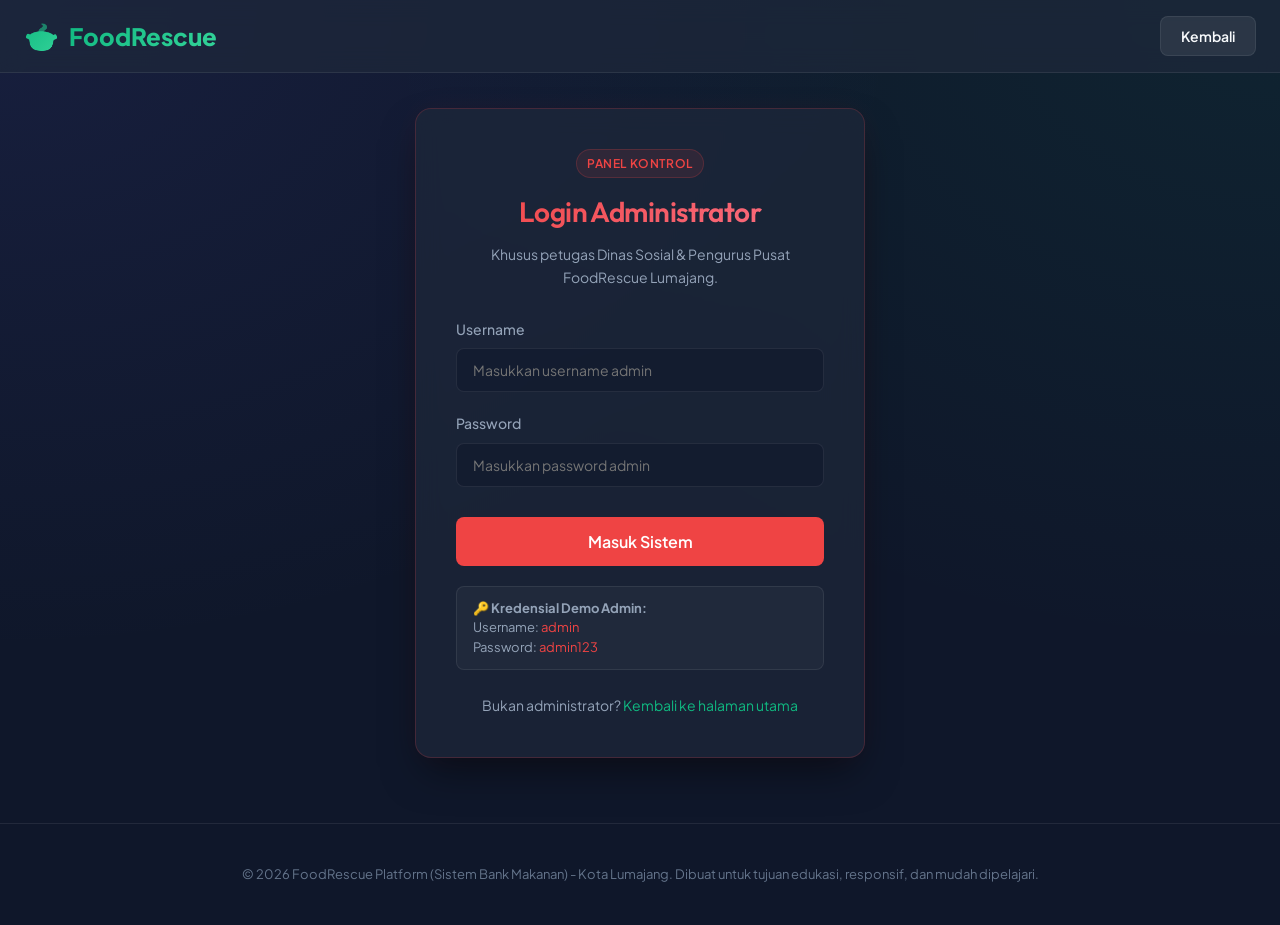
<file: Sistem bank makanan/admin-login.html>
<!DOCTYPE html>
<html lang="id">
<head>
    <meta charset="UTF-8">
    <meta name="viewport" content="width=device-width, initial-scale=1.0">
    <title>Login Administrator - FoodRescue</title>
    <meta name="description" content="Halaman login khusus Administrator untuk mengelola sistem bank makanan FoodRescue Lumajang.">
    <link rel="stylesheet" href="app.css">
    <style>
        .login-container {
            display: flex;
            align-items: center;
            justify-content: center;
            min-height: calc(100vh - 180px);
            padding: 20px;
        }
        .login-card {
            max-width: 450px;
            width: 100%;
            padding: 40px;
            box-shadow: var(--shadow-lg), 0 0 30px rgba(239, 68, 68, 0.05);
        }
        .login-header {
            text-align: center;
            margin-bottom: 30px;
        }
        .login-header h2 {
            font-size: 28px;
            margin-bottom: 8px;
            background: linear-gradient(135deg, var(--danger), #fb7185);
            -webkit-background-clip: text;
            -webkit-text-fill-color: transparent;
        }
        .login-header p {
            color: var(--text-secondary);
            font-size: 14px;
        }
        .admin-badge {
            background: rgba(239, 68, 68, 0.1);
            color: var(--danger);
            border: 1px solid rgba(239, 68, 68, 0.2);
            padding: 4px 10px;
            border-radius: 50px;
            font-size: 12px;
            font-weight: 600;
            text-transform: uppercase;
            letter-spacing: 0.05em;
            display: inline-block;
            margin-bottom: 12px;
        }
        .btn-submit {
            width: 100%;
            padding: 14px;
            font-size: 16px;
            margin-top: 10px;
        }
        .login-footer {
            text-align: center;
            margin-top: 24px;
            font-size: 14px;
            color: var(--text-secondary);
        }
        .info-demo {
            background: rgba(255, 255, 255, 0.03);
            border: 1px solid var(--border-color);
            border-radius: var(--radius-sm);
            padding: 12px 16px;
            font-size: 13px;
            color: var(--text-secondary);
            margin-top: 20px;
            line-height: 1.5;
        }
    </style>
</head>
<body>

    <!-- HEADER / NAVIGATION -->
    <header>
        <div class="container header-wrapper">
            <div class="logo" onclick="window.location.href='index.html'">
                <span class="logo-icon">🍲</span>
                <span>FoodRescue</span>
            </div>
            <div class="user-nav">
                <button class="btn btn-secondary" onclick="window.location.href='index.html'">Kembali</button>
            </div>
        </div>
    </header>

    <!-- MAIN CONTENT -->
    <main class="container">
        <div class="login-container">
            <div class="card login-card glow-indigo" style="border-color: rgba(239, 68, 68, 0.2);">
                <div class="login-header">
                    <div class="admin-badge">Panel Kontrol</div>
                    <h2>Login Administrator</h2>
                    <p>Khusus petugas Dinas Sosial & Pengurus Pusat FoodRescue Lumajang.</p>
                </div>

                <form id="form-login-admin">
                    <div class="form-group">
                        <label for="admin-username">Username</label>
                        <input type="text" id="admin-username" class="form-control" placeholder="Masukkan username admin" required>
                    </div>
                    <div class="form-group">
                        <label for="admin-password">Password</label>
                        <input type="password" id="admin-password" class="form-control" placeholder="Masukkan password admin" required>
                    </div>
                    
                    <button type="submit" class="btn btn-danger btn-submit">Masuk Sistem</button>
                </form>

                <div class="info-demo">
                    🔑 <strong>Kredensial Demo Admin:</strong><br>
                    Username: <code style="color:var(--danger)">admin</code><br>
                    Password: <code style="color:var(--danger)">admin123</code>
                </div>

                <div class="login-footer">
                    Bukan administrator? <a href="index.html">Kembali ke halaman utama</a>
                </div>
            </div>
        </div>
    </main>

    <!-- FOOTER -->
    <footer style="text-align: center; padding: 40px 0; border-top: 1px solid var(--border-color); font-size: 13px; color: var(--text-muted); background: var(--bg-base)">
        <div class="container">
            <p>© 2026 FoodRescue Platform (Sistem Bank Makanan) - Kota Lumajang. Dibuat untuk tujuan edukasi, responsif, dan mudah dipelajari.</p>
        </div>
    </footer>

    <!-- TOAST NOTIFICATION HUB -->
    <div class="toast-container" id="toast-hub"></div>

    <script src="data.js"></script>
    <script>
        // Toast Helper
        function showToast(message, type = 'success') {
            const hub = document.getElementById('toast-hub');
            const toast = document.createElement('div');
            toast.className = `toast ${type === 'error' ? 'toast-error' : type === 'warning' ? 'toast-warning' : 'toast-info'}`;
            
            let icon = '✔️';
            if (type === 'error') icon = '❌';
            if (type === 'warning') icon = '⚠️';
            
            toast.innerHTML = `
                <div class="toast-icon">${icon}</div>
                <div class="toast-message">${message}</div>
            `;
            
            hub.appendChild(toast);
            
            // Remove after 3s
            setTimeout(() => {
                toast.style.animation = 'fadeOut 0.3s forwards';
                setTimeout(() => toast.remove(), 300);
            }, 3000);
        }

        // Form Submit Handler
        document.getElementById('form-login-admin').addEventListener('submit', function(e) {
            e.preventDefault();
            
            const username = document.getElementById('admin-username').value.trim();
            const password = document.getElementById('admin-password').value;
            
            // Retrieve users from localStorage or initialize
            let users = [];
            try {
                users = JSON.parse(localStorage.getItem('users'));
            } catch(e) {}
            
            if (!users || !users.length) {
                users = window.INITIAL_USERS || [];
            }
            
            // Find administrator with matching credentials
            const admin = users.find(u => u.username === username && u.role === 'admin');
            
            if (!admin) {
                showToast('Akun Administrator tidak ditemukan.', 'error');
                return;
            }
            
            if (admin.password !== password) {
                showToast('Password yang Anda masukkan salah.', 'error');
                return;
            }
            
            // Success - save session
            localStorage.setItem('currentUser', JSON.stringify(admin));
            
            showToast('Login berhasil! Membuka Dashboard Admin...', 'success');
            
            // Redirect to index.html to load the dashboard
            setTimeout(() => {
                window.location.href = 'index.html?login_success=true';
            }, 1500);
        });
    </script>
</body>
</html>
</file>
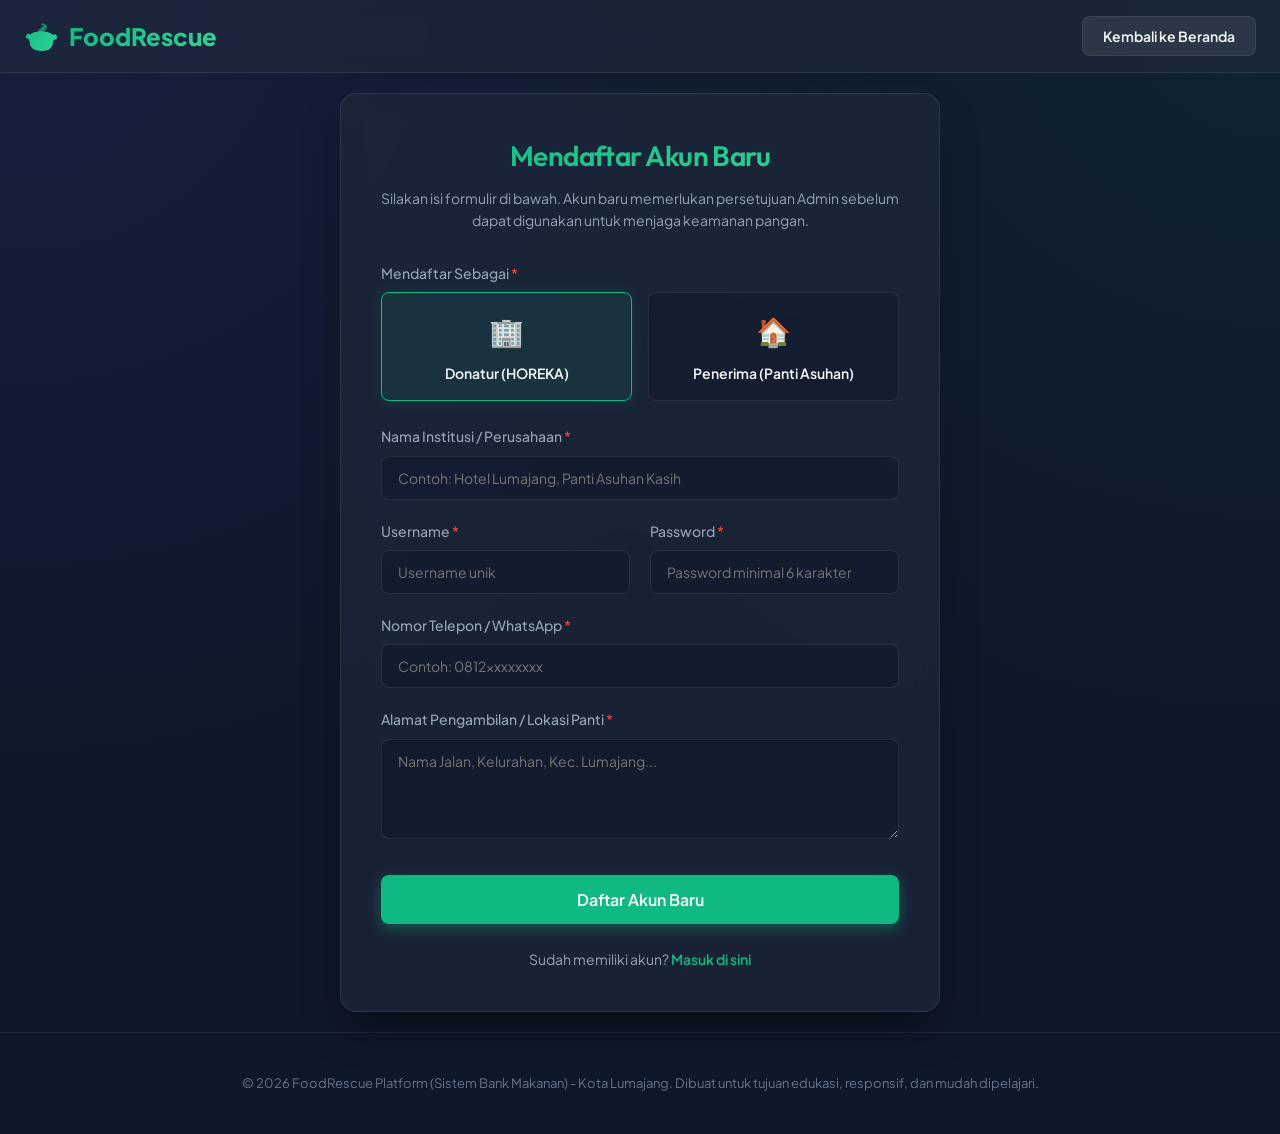
<file: Sistem bank makanan/register.html>
<!DOCTYPE html>
<html lang="id">
<head>
    <meta charset="UTF-8">
    <meta name="viewport" content="width=device-width, initial-scale=1.0">
    <title>Daftar Akun Baru - FoodRescue</title>
    <meta name="description" content="Halaman pendaftaran donatur dan panti asuhan baru untuk platform penyelamatan makanan FoodRescue Lumajang.">
    <link rel="stylesheet" href="app.css">
    <style>
        .register-container {
            display: flex;
            align-items: center;
            justify-content: center;
            min-height: calc(100vh - 180px);
            padding: 20px;
        }
        .register-card {
            max-width: 600px;
            width: 100%;
            padding: 40px;
            box-shadow: var(--shadow-lg), 0 0 30px rgba(16, 185, 129, 0.05);
        }
        .register-header {
            text-align: center;
            margin-bottom: 30px;
        }
        .register-header h2 {
            font-size: 28px;
            margin-bottom: 8px;
            background: linear-gradient(135deg, var(--primary), #34d399);
            -webkit-background-clip: text;
            -webkit-text-fill-color: transparent;
        }
        .register-header p {
            color: var(--text-secondary);
            font-size: 14px;
        }
        .form-grid-2 {
            display: grid;
            grid-template-columns: 1fr 1fr;
            gap: 20px;
        }
        @media (max-width: 576px) {
            .form-grid-2 {
                grid-template-columns: 1fr;
                gap: 0;
            }
        }
        .register-footer {
            text-align: center;
            margin-top: 24px;
            font-size: 14px;
            color: var(--text-secondary);
        }
        .register-footer a {
            font-weight: 600;
        }
        /* Role Select Badge Styling */
        .role-selector-wrapper {
            display: flex;
            gap: 16px;
            margin-bottom: 24px;
        }
        .role-option {
            flex: 1;
            padding: 16px;
            border: 1px solid var(--border-color);
            background: rgba(15, 23, 42, 0.4);
            border-radius: var(--radius-sm);
            text-align: center;
            cursor: pointer;
            transition: all 0.2s ease;
        }
        .role-option:hover {
            border-color: rgba(255, 255, 255, 0.15);
            background: rgba(255, 255, 255, 0.02);
        }
        .role-option.active[data-role="donor"] {
            border-color: var(--primary);
            background: rgba(16, 185, 129, 0.1);
            box-shadow: 0 0 15px rgba(16, 185, 129, 0.15);
        }
        .role-option.active[data-role="recipient"] {
            border-color: var(--accent);
            background: rgba(99, 102, 241, 0.1);
            box-shadow: 0 0 15px rgba(99, 102, 241, 0.15);
        }
        .role-option-icon {
            font-size: 28px;
            margin-bottom: 8px;
        }
        .role-option-title {
            font-size: 14px;
            font-weight: 600;
        }
        .btn-submit {
            width: 100%;
            padding: 14px;
            font-size: 16px;
            margin-top: 10px;
        }
    </style>
</head>
<body>

    <!-- HEADER / NAVIGATION -->
    <header>
        <div class="container header-wrapper">
            <div class="logo" onclick="window.location.href='index.html'">
                <span class="logo-icon">🍲</span>
                <span>FoodRescue</span>
            </div>
            <div class="user-nav">
                <button class="btn btn-secondary" onclick="window.location.href='index.html'">Kembali ke Beranda</button>
            </div>
        </div>
    </header>

    <!-- MAIN CONTENT -->
    <main class="container">
        <div class="register-container">
            <div class="card register-card glow-green">
                <div class="register-header">
                    <h2>Mendaftar Akun Baru</h2>
                    <p>Silakan isi formulir di bawah. Akun baru memerlukan persetujuan Admin sebelum dapat digunakan untuk menjaga keamanan pangan.</p>
                </div>

                <form id="form-register-page">
                    <!-- Custom Role Selector -->
                    <label style="display: block; font-size: 14px; font-weight: 500; margin-bottom: 8px; color: var(--text-secondary);">Mendaftar Sebagai <span style="color:var(--danger)">*</span></label>
                    <div class="role-selector-wrapper">
                        <div class="role-option active" data-role="donor">
                            <div class="role-option-icon">🏢</div>
                            <div class="role-option-title">Donatur (HOREKA)</div>
                        </div>
                        <div class="role-option" data-role="recipient">
                            <div class="role-option-icon">🏠</div>
                            <div class="role-option-title">Penerima (Panti Asuhan)</div>
                        </div>
                    </div>
                    <input type="hidden" id="reg-role" value="donor">

                    <div class="form-group">
                        <label for="reg-name">Nama Institusi / Perusahaan <span style="color:var(--danger)">*</span></label>
                        <input type="text" id="reg-name" class="form-control" placeholder="Contoh: Hotel Lumajang, Panti Asuhan Kasih" required>
                    </div>

                    <div class="form-grid-2">
                        <div class="form-group">
                            <label for="reg-username">Username <span style="color:var(--danger)">*</span></label>
                            <input type="text" id="reg-username" class="form-control" placeholder="Username unik" required>
                        </div>
                        <div class="form-group">
                            <label for="reg-password">Password <span style="color:var(--danger)">*</span></label>
                            <input type="password" id="reg-password" class="form-control" placeholder="Password minimal 6 karakter" required>
                        </div>
                    </div>

                    <div class="form-group">
                        <label for="reg-phone">Nomor Telepon / WhatsApp <span style="color:var(--danger)">*</span></label>
                        <input type="tel" id="reg-phone" class="form-control" placeholder="Contoh: 0812xxxxxxxx" required>
                    </div>

                    <div class="form-group">
                        <label for="reg-address">Alamat Pengambilan / Lokasi Panti <span style="color:var(--danger)">*</span></label>
                        <textarea id="reg-address" class="form-control" rows="3" placeholder="Nama Jalan, Kelurahan, Kec. Lumajang..." required></textarea>
                    </div>
                    
                    <button type="submit" class="btn btn-primary btn-submit">Daftar Akun Baru</button>

                    <div class="register-footer">
                        Sudah memiliki akun? <a href="index.html?open_login=true">Masuk di sini</a>
                    </div>
                </form>
            </div>
        </div>
    </main>

    <!-- FOOTER -->
    <footer style="text-align: center; padding: 40px 0; border-top: 1px solid var(--border-color); font-size: 13px; color: var(--text-muted); background: var(--bg-base)">
        <div class="container">
            <p>© 2026 FoodRescue Platform (Sistem Bank Makanan) - Kota Lumajang. Dibuat untuk tujuan edukasi, responsif, dan mudah dipelajari.</p>
        </div>
    </footer>

    <!-- TOAST NOTIFICATION HUB -->
    <div class="toast-container" id="toast-hub"></div>

    <script src="data.js"></script>
    <script>
        // Custom Role Selector interactive behavior
        const roleOptions = document.querySelectorAll('.role-option');
        const roleInput = document.getElementById('reg-role');
        const registerCard = document.querySelector('.register-card');

        roleOptions.forEach(opt => {
            opt.addEventListener('click', () => {
                roleOptions.forEach(o => o.classList.remove('active'));
                opt.classList.add('active');
                
                const selectedRole = opt.getAttribute('data-role');
                roleInput.value = selectedRole;
                
                // Switch aesthetic glows based on role selection
                if (selectedRole === 'donor') {
                    registerCard.className = 'card register-card glow-green';
                } else {
                    registerCard.className = 'card register-card glow-indigo';
                }
            });
        });

        // Toast Helper
        function showToast(message, type = 'success') {
            const hub = document.getElementById('toast-hub');
            const toast = document.createElement('div');
            toast.className = `toast ${type === 'error' ? 'toast-error' : type === 'warning' ? 'toast-warning' : 'toast-info'}`;
            
            let icon = '✔️';
            if (type === 'error') icon = '❌';
            if (type === 'warning') icon = '⚠️';
            
            toast.innerHTML = `
                <div class="toast-icon">${icon}</div>
                <div class="toast-message">${message}</div>
            `;
            
            hub.appendChild(toast);
            
            // Remove after 3s
            setTimeout(() => {
                toast.style.animation = 'fadeOut 0.3s forwards';
                setTimeout(() => toast.remove(), 300);
            }, 3000);
        }

        // Form Submit Handler
        document.getElementById('form-register-page').addEventListener('submit', function(e) {
            e.preventDefault();
            
            const role = roleInput.value;
            const name = document.getElementById('reg-name').value.trim();
            const username = document.getElementById('reg-username').value.trim().toLowerCase();
            const password = document.getElementById('reg-password').value;
            const phone = document.getElementById('reg-phone').value.trim();
            const address = document.getElementById('reg-address').value.trim();
            
            if (password.length < 6) {
                showToast('Password harus minimal 6 karakter.', 'error');
                return;
            }

            // Retrieve from localStorage or initialize
            let users = [];
            try {
                users = JSON.parse(localStorage.getItem('users'));
            } catch(e) {}
            
            if (!users || !users.length) {
                users = window.INITIAL_USERS || [];
            }
            
            // Check if username already exists
            const userExists = users.some(u => u.username === username);
            if (userExists) {
                showToast('Username sudah digunakan oleh institusi lain.', 'error');
                return;
            }

            // Simulate coordinates in Lumajang center
            // Latitude range: -8.125 to -8.145
            // Longitude range: 113.215 to 113.235
            const randomOffsetLat = (Math.random() - 0.5) * 0.02; // max +- 0.01
            const randomOffsetLng = (Math.random() - 0.5) * 0.02; // max +- 0.01
            const latitude = -8.133 + randomOffsetLat;
            const longitude = 113.224 + randomOffsetLng;

            const newUser = {
                id: `usr_${role}_${Date.now()}`,
                username,
                password,
                name,
                role,
                verified: false, // Akun baru, butuh verifikasi admin
                phone,
                address,
                city: 'Lumajang',
                latitude,
                longitude
            };

            users.push(newUser);
            localStorage.setItem('users', JSON.stringify(users));

            showToast('Pendaftaran akun berhasil! Mengalihkan ke Halaman Utama...', 'success');

            // Redirect back with search param so beranda can show success info
            setTimeout(() => {
                window.location.href = `index.html?registered=true&name=${encodeURIComponent(name)}`;
            }, 2000);
        });
    </script>
</body>
</html>
</file>
<file: docs/style.css>
/* ================================================
   FoodRescue Documentation — style.css
   Design: Premium Dark, Codelabs-Inspired Layout
   ================================================ */

/* ---------- CSS Custom Properties ---------- */
:root {
    --primary:       #10b981;
    --primary-dim:   rgba(16,185,129,.12);
    --primary-glow:  rgba(16,185,129,.35);
    --accent:        #6366f1;
    --accent-dim:    rgba(99,102,241,.12);
    --danger:        #ef4444;
    --amber:         #f59e0b;

    --bg-base:       #080f1a;
    --bg-surface:    #0f172a;
    --bg-elevated:   #1a2540;
    --bg-card:       #162032;
    --border:        rgba(255,255,255,.07);
    --border-light:  rgba(255,255,255,.12);

    --text-main:     #f1f5f9;
    --text-secondary:#94a3b8;
    --text-muted:    #64748b;

    --font-sans:     'Inter', system-ui, -apple-system, sans-serif;
    --font-mono:     'Fira Code', 'Cascadia Code', monospace;

    --nav-h:         64px;
    --sidebar-w:     280px;
    --radius:        12px;
    --radius-sm:     8px;
    --radius-lg:     16px;
    --shadow:        0 4px 24px rgba(0,0,0,.4);
    --shadow-glow:   0 0 40px rgba(16,185,129,.15);

    --transition:    all .25s cubic-bezier(.4,0,.2,1);
}

/* ---------- Reset & Base ---------- */
*, *::before, *::after { box-sizing: border-box; margin: 0; padding: 0; }

html {
    scroll-behavior: smooth;
    scroll-padding-top: calc(var(--nav-h) + 24px);
}

body {
    font-family: var(--font-sans);
    background: var(--bg-base);
    color: var(--text-main);
    line-height: 1.7;
    overflow-x: hidden;
}

::selection { background: var(--primary-glow); color: #fff; }

a { color: var(--primary); text-decoration: none; transition: var(--transition); }
a:hover { color: #34d399; }

img { max-width: 100%; display: block; }
ul { padding-left: 1.4em; }
li { margin-bottom: .4em; }
code {
    font-family: var(--font-mono);
    background: rgba(16,185,129,.1);
    color: #34d399;
    padding: 2px 8px;
    border-radius: 4px;
    font-size: .88em;
    border: 1px solid rgba(16,185,129,.2);
}

/* ---------- Scrollbar ---------- */
::-webkit-scrollbar { width: 6px; }
::-webkit-scrollbar-track { background: var(--bg-surface); }
::-webkit-scrollbar-thumb { background: var(--bg-elevated); border-radius: 3px; }
::-webkit-scrollbar-thumb:hover { background: var(--primary); }

/* ================================================
   TOP NAVBAR
   ================================================ */
.navbar {
    position: fixed;
    top: 0; left: 0; right: 0;
    height: var(--nav-h);
    background: rgba(8,15,26,.7);
    backdrop-filter: blur(20px);
    -webkit-backdrop-filter: blur(20px);
    border-bottom: 1px solid var(--border);
    z-index: 1000;
    transition: var(--transition);
}
.navbar.scrolled {
    background: rgba(8,15,26,.95);
    border-bottom-color: var(--border-light);
    box-shadow: 0 4px 20px rgba(0,0,0,.4);
}

.nav-container {
    max-width: 1400px;
    margin: 0 auto;
    padding: 0 24px;
    height: 100%;
    display: flex;
    align-items: center;
    gap: 24px;
}

.nav-logo {
    display: flex;
    align-items: center;
    gap: 10px;
    font-size: 18px;
    font-weight: 700;
    color: var(--text-main);
    white-space: nowrap;
    flex-shrink: 0;
}
.nav-logo:hover { color: var(--primary); }
.nav-logo .logo-icon { font-size: 22px; }
.nav-logo .logo-sub {
    color: var(--primary);
    font-weight: 500;
    font-size: 14px;
    background: var(--primary-dim);
    padding: 2px 8px;
    border-radius: 20px;
    margin-left: 4px;
    border: 1px solid rgba(16,185,129,.2);
}

.nav-links {
    display: flex;
    align-items: center;
    gap: 4px;
    list-style: none;
    padding: 0;
    margin-left: auto;
    flex-wrap: nowrap;
}

.nav-link {
    color: var(--text-secondary);
    font-size: 13.5px;
    font-weight: 500;
    padding: 6px 12px;
    border-radius: 6px;
    transition: var(--transition);
    white-space: nowrap;
}
.nav-link:hover, .nav-link.active {
    color: var(--text-main);
    background: rgba(255,255,255,.05);
}
.nav-link.active { color: var(--primary); }

.btn-demo {
    background: linear-gradient(135deg, var(--primary), #059669);
    color: #fff !important;
    padding: 8px 18px;
    border-radius: 8px;
    font-size: 13px;
    font-weight: 600;
    white-space: nowrap;
    transition: var(--transition);
    box-shadow: 0 0 20px rgba(16,185,129,.3);
}
.btn-demo:hover {
    transform: translateY(-1px);
    box-shadow: 0 4px 24px rgba(16,185,129,.5);
    color: #fff;
}

.hamburger {
    display: none;
    flex-direction: column;
    gap: 5px;
    background: none;
    border: none;
    cursor: pointer;
    padding: 8px;
    margin-left: auto;
}
.hamburger span {
    display: block;
    width: 22px;
    height: 2px;
    background: var(--text-secondary);
    border-radius: 2px;
    transition: var(--transition);
}
.hamburger.open span:nth-child(1) { transform: rotate(45deg) translate(5px, 5px); }
.hamburger.open span:nth-child(2) { opacity: 0; }
.hamburger.open span:nth-child(3) { transform: rotate(-45deg) translate(5px, -5px); }

/* ================================================
   HERO SECTION
   ================================================ */
.hero {
    position: relative;
    min-height: 100vh;
    display: flex;
    flex-direction: column;
    align-items: center;
    justify-content: center;
    overflow: hidden;
    padding: var(--nav-h) 24px 80px;
}

.hero-bg-grid {
    position: absolute;
    inset: 0;
    background-image:
        linear-gradient(rgba(16,185,129,.04) 1px, transparent 1px),
        linear-gradient(90deg, rgba(16,185,129,.04) 1px, transparent 1px);
    background-size: 60px 60px;
    mask-image: radial-gradient(ellipse 80% 80% at 50% 50%, black 30%, transparent 100%);
}

.hero-orb {
    position: absolute;
    border-radius: 50%;
    filter: blur(80px);
    pointer-events: none;
}
.orb-1 {
    width: 600px; height: 600px;
    background: radial-gradient(circle, rgba(16,185,129,.18) 0%, transparent 70%);
    top: -100px; left: -200px;
    animation: orbFloat 8s ease-in-out infinite;
}
.orb-2 {
    width: 500px; height: 500px;
    background: radial-gradient(circle, rgba(99,102,241,.15) 0%, transparent 70%);
    bottom: -80px; right: -150px;
    animation: orbFloat 10s ease-in-out infinite reverse;
}
@keyframes orbFloat {
    0%, 100% { transform: translate(0, 0); }
    50% { transform: translate(30px, -30px); }
}

.hero-content {
    position: relative;
    z-index: 1;
    text-align: center;
    max-width: 860px;
}

.hero-badge {
    display: inline-flex;
    align-items: center;
    gap: 8px;
    background: var(--primary-dim);
    border: 1px solid rgba(16,185,129,.25);
    color: var(--primary);
    padding: 6px 16px;
    border-radius: 50px;
    font-size: 13px;
    font-weight: 600;
    margin-bottom: 28px;
    letter-spacing: .02em;
}
.badge-dot {
    width: 8px; height: 8px;
    background: var(--primary);
    border-radius: 50%;
    box-shadow: 0 0 8px var(--primary);
    animation: pulse 2s infinite;
}
@keyframes pulse {
    0%, 100% { opacity: 1; transform: scale(1); }
    50% { opacity: .6; transform: scale(.85); }
}

.hero-title {
    font-size: clamp(36px, 6vw, 72px);
    font-weight: 800;
    line-height: 1.1;
    letter-spacing: -.02em;
    margin-bottom: 24px;
    color: var(--text-main);
}

.text-gradient {
    background: linear-gradient(135deg, var(--primary) 0%, #34d399 50%, #6ee7b7 100%);
    -webkit-background-clip: text;
    -webkit-text-fill-color: transparent;
    background-clip: text;
}
.text-gradient-green {
    background: linear-gradient(135deg, #10b981, #34d399);
    -webkit-background-clip: text;
    -webkit-text-fill-color: transparent;
    background-clip: text;
}
.text-gradient-indigo {
    background: linear-gradient(135deg, #6366f1, #818cf8);
    -webkit-background-clip: text;
    -webkit-text-fill-color: transparent;
    background-clip: text;
}
.text-gradient-red {
    background: linear-gradient(135deg, #ef4444, #fb7185);
    -webkit-background-clip: text;
    -webkit-text-fill-color: transparent;
    background-clip: text;
}

.hero-desc {
    font-size: 18px;
    color: var(--text-secondary);
    max-width: 640px;
    margin: 0 auto 36px;
    line-height: 1.8;
}
.hero-desc strong { color: var(--text-main); }

.hero-actions {
    display: flex;
    gap: 16px;
    justify-content: center;
    flex-wrap: wrap;
    margin-bottom: 56px;
}

.btn-primary-lg {
    background: linear-gradient(135deg, var(--primary), #059669);
    color: #fff;
    padding: 14px 32px;
    border-radius: 10px;
    font-size: 16px;
    font-weight: 600;
    transition: var(--transition);
    box-shadow: 0 4px 24px rgba(16,185,129,.35);
}
.btn-primary-lg:hover {
    transform: translateY(-2px);
    box-shadow: 0 8px 32px rgba(16,185,129,.5);
    color: #fff;
}

.btn-outline-lg {
    background: transparent;
    color: var(--text-main);
    padding: 14px 32px;
    border-radius: 10px;
    font-size: 16px;
    font-weight: 600;
    border: 1px solid var(--border-light);
    transition: var(--transition);
}
.btn-outline-lg:hover {
    background: rgba(255,255,255,.05);
    border-color: rgba(255,255,255,.25);
    transform: translateY(-2px);
    color: var(--text-main);
}

.hero-stats {
    display: inline-flex;
    align-items: center;
    gap: 0;
    background: var(--bg-surface);
    border: 1px solid var(--border);
    border-radius: var(--radius);
    overflow: hidden;
}
.stat-item {
    padding: 16px 32px;
    text-align: center;
}
.stat-num {
    font-size: 28px;
    font-weight: 800;
    color: var(--primary);
    line-height: 1;
    margin-bottom: 4px;
}
.stat-label {
    font-size: 12px;
    color: var(--text-muted);
    font-weight: 500;
    text-transform: uppercase;
    letter-spacing: .05em;
}
.stat-divider {
    width: 1px;
    height: 50px;
    background: var(--border);
    flex-shrink: 0;
}

.hero-scroll-hint {
    position: absolute;
    bottom: 32px;
    left: 50%;
    transform: translateX(-50%);
    display: flex;
    flex-direction: column;
    align-items: center;
    gap: 8px;
    color: var(--text-muted);
    font-size: 12px;
    animation: fadeInUp .8s ease 1.5s both;
}
.scroll-arrow {
    width: 20px; height: 20px;
    border-right: 2px solid var(--text-muted);
    border-bottom: 2px solid var(--text-muted);
    transform: rotate(45deg);
    animation: arrowBounce 1.5s ease-in-out infinite;
}
@keyframes arrowBounce {
    0%, 100% { transform: rotate(45deg) translate(0,0); opacity: .4; }
    50% { transform: rotate(45deg) translate(3px,3px); opacity: 1; }
}

/* ================================================
   MAIN LAYOUT — CODELABS STYLE (Sidebar + Content)
   ================================================ */
.docs-layout {
    display: grid;
    grid-template-columns: var(--sidebar-w) 1fr;
    max-width: 1400px;
    margin: 0 auto;
    min-height: 100vh;
    position: relative;
}

/* ---------- Sidebar ---------- */
.sidebar {
    position: sticky;
    top: var(--nav-h);
    height: calc(100vh - var(--nav-h));
    overflow-y: auto;
    background: var(--bg-surface);
    border-right: 1px solid var(--border);
    padding: 28px 0 40px;
    flex-shrink: 0;
}
.sidebar::-webkit-scrollbar { width: 4px; }
.sidebar::-webkit-scrollbar-thumb { background: var(--bg-elevated); }

.sidebar-title {
    font-size: 10px;
    font-weight: 700;
    text-transform: uppercase;
    letter-spacing: .1em;
    color: var(--text-muted);
    padding: 0 20px 16px;
    border-bottom: 1px solid var(--border);
    margin-bottom: 12px;
}

.sidebar-nav { list-style: none; padding: 0; }
.sidebar-group { margin-bottom: 4px; }

.sidebar-group-label {
    font-size: 10px;
    font-weight: 700;
    text-transform: uppercase;
    letter-spacing: .08em;
    color: var(--text-muted);
    padding: 12px 20px 6px;
}

.sidebar-link {
    display: flex;
    align-items: center;
    gap: 10px;
    padding: 9px 20px;
    font-size: 13.5px;
    font-weight: 500;
    color: var(--text-secondary);
    transition: var(--transition);
    border-left: 3px solid transparent;
    margin: 1px 0;
}
.sidebar-link:hover {
    color: var(--text-main);
    background: rgba(255,255,255,.04);
    border-left-color: var(--border-light);
}
.sidebar-link.active {
    color: var(--primary);
    background: var(--primary-dim);
    border-left-color: var(--primary);
    font-weight: 600;
}
.sidebar-link .s-icon { font-size: 14px; flex-shrink: 0; }
.sidebar-link .s-num {
    font-size: 10px;
    font-weight: 700;
    background: var(--bg-elevated);
    color: var(--text-muted);
    padding: 2px 6px;
    border-radius: 4px;
    margin-left: auto;
    font-family: var(--font-mono);
}
.sidebar-link.active .s-num {
    background: var(--primary-dim);
    color: var(--primary);
}

/* Sidebar progress bar */
.sidebar-progress {
    padding: 20px 20px 0;
    margin-top: 16px;
    border-top: 1px solid var(--border);
}
.progress-label {
    font-size: 11px;
    color: var(--text-muted);
    margin-bottom: 8px;
    display: flex;
    justify-content: space-between;
}
.progress-bar {
    height: 4px;
    background: var(--bg-elevated);
    border-radius: 2px;
    overflow: hidden;
}
.progress-fill {
    height: 100%;
    background: linear-gradient(90deg, var(--primary), #34d399);
    border-radius: 2px;
    width: 0%;
    transition: width .5s ease;
}

/* ---------- Main Content ---------- */
.docs-content {
    min-width: 0;
    padding: 0;
}

/* ================================================
   SECTION STYLES
   ================================================ */
.section {
    padding: 96px 64px;
    border-bottom: 1px solid var(--border);
    position: relative;
}
.section-alt { background: rgba(15,23,42,.5); }

.container { max-width: 900px; }

.section-label {
    display: inline-flex;
    align-items: center;
    gap: 8px;
    font-size: 11px;
    font-weight: 700;
    text-transform: uppercase;
    letter-spacing: .12em;
    color: var(--primary);
    margin-bottom: 14px;
}
.section-label::before {
    content: '';
    display: inline-block;
    width: 20px; height: 2px;
    background: var(--primary);
    border-radius: 1px;
}

.section-title {
    font-size: clamp(26px, 3vw, 40px);
    font-weight: 800;
    letter-spacing: -.02em;
    line-height: 1.2;
    margin-bottom: 16px;
    color: var(--text-main);
}

.section-desc {
    font-size: 16px;
    color: var(--text-secondary);
    max-width: 680px;
    margin-bottom: 48px;
    line-height: 1.8;
}

/* ================================================
   OVERVIEW INFO CARDS
   ================================================ */
.info-grid {
    display: grid;
    grid-template-columns: repeat(auto-fit, minmax(260px, 1fr));
    gap: 20px;
    margin-bottom: 48px;
}

.info-card {
    background: var(--bg-card);
    border-radius: var(--radius);
    padding: 28px;
    border: 1px solid var(--border);
    transition: var(--transition);
    position: relative;
    overflow: hidden;
    opacity: 0;
    transform: translateY(20px);
}
.info-card.animate-in { opacity: 1; transform: translateY(0); transition: opacity .5s ease, transform .5s ease; }
.info-card::before {
    content: '';
    position: absolute;
    inset: 0;
    border-radius: var(--radius);
    opacity: 0;
    transition: opacity .3s ease;
}
.info-card:hover { transform: translateY(-4px); }
.info-card:hover::before { opacity: 1; }

.card-green { border-color: rgba(16,185,129,.2); }
.card-green::before { background: radial-gradient(ellipse at top left, rgba(16,185,129,.06), transparent 60%); }
.card-green:hover { border-color: rgba(16,185,129,.4); box-shadow: 0 8px 32px rgba(16,185,129,.1); }

.card-indigo { border-color: rgba(99,102,241,.2); }
.card-indigo::before { background: radial-gradient(ellipse at top left, rgba(99,102,241,.06), transparent 60%); }
.card-indigo:hover { border-color: rgba(99,102,241,.4); box-shadow: 0 8px 32px rgba(99,102,241,.1); }

.card-amber { border-color: rgba(245,158,11,.2); }
.card-amber::before { background: radial-gradient(ellipse at top left, rgba(245,158,11,.06), transparent 60%); }
.card-amber:hover { border-color: rgba(245,158,11,.4); box-shadow: 0 8px 32px rgba(245,158,11,.1); }

.info-card-icon { font-size: 32px; margin-bottom: 16px; }
.info-card h3 {
    font-size: 17px;
    font-weight: 700;
    color: var(--text-main);
    margin-bottom: 12px;
}
.info-card ul { color: var(--text-secondary); font-size: 14px; }
.info-card li { margin-bottom: 6px; }

/* ---------- Role Cards ---------- */
.role-cards {
    display: grid;
    grid-template-columns: repeat(3, 1fr);
    gap: 20px;
}

.role-card {
    background: var(--bg-card);
    border: 1px solid var(--border);
    border-radius: var(--radius);
    padding: 28px 24px;
    text-align: center;
    transition: var(--transition);
    position: relative;
    overflow: hidden;
    opacity: 0;
    transform: translateY(20px);
}
.role-card.animate-in { opacity: 1; transform: translateY(0); transition: opacity .5s ease, transform .5s ease; }
.role-card:hover { transform: translateY(-6px); }

.rc-donor { border-color: rgba(16,185,129,.25); }
.rc-donor:hover { border-color: var(--primary); box-shadow: 0 12px 40px rgba(16,185,129,.15); }
.rc-recipient { border-color: rgba(99,102,241,.25); }
.rc-recipient:hover { border-color: var(--accent); box-shadow: 0 12px 40px rgba(99,102,241,.15); }
.rc-admin { border-color: rgba(239,68,68,.25); }
.rc-admin:hover { border-color: var(--danger); box-shadow: 0 12px 40px rgba(239,68,68,.15); }

.rc-icon { font-size: 40px; margin-bottom: 12px; }
.rc-role {
    font-size: 11px;
    font-weight: 700;
    text-transform: uppercase;
    letter-spacing: .1em;
    color: var(--text-muted);
    margin-bottom: 6px;
}
.rc-name {
    font-size: 16px;
    font-weight: 700;
    color: var(--text-main);
    margin-bottom: 12px;
}
.rc-desc {
    font-size: 13px;
    color: var(--text-secondary);
    line-height: 1.7;
    margin-bottom: 20px;
}
.rc-cred {
    background: var(--bg-surface);
    border: 1px solid var(--border);
    border-radius: 8px;
    padding: 10px;
    font-size: 13px;
}
.cred-label {
    color: var(--text-muted);
    display: block;
    margin-bottom: 4px;
    font-size: 11px;
}

/* ================================================
   FLOW DIAGRAM
   ================================================ */
.flow-diagram {
    display: flex;
    align-items: flex-start;
    gap: 0;
    overflow-x: auto;
    padding-bottom: 20px;
    margin-bottom: 40px;
    -webkit-overflow-scrolling: touch;
}

.flow-step {
    flex: 1;
    min-width: 140px;
    background: var(--bg-card);
    border: 1px solid var(--border);
    border-radius: var(--radius);
    padding: 24px 16px;
    text-align: center;
    transition: var(--transition);
    position: relative;
    opacity: 0;
    transform: translateY(16px);
}
.flow-step.animate-in {
    opacity: 1; transform: translateY(0);
    transition: opacity .5s ease, transform .5s ease;
}
.flow-step:hover {
    border-color: rgba(16,185,129,.3);
    box-shadow: 0 4px 20px rgba(16,185,129,.1);
    transform: translateY(-4px);
}

.flow-num {
    font-family: var(--font-mono);
    font-size: 11px;
    font-weight: 700;
    color: var(--primary);
    margin-bottom: 10px;
    background: var(--primary-dim);
    display: inline-block;
    padding: 2px 8px;
    border-radius: 4px;
}
.flow-icon { font-size: 28px; margin-bottom: 10px; }
.flow-step h4 {
    font-size: 13px;
    font-weight: 700;
    color: var(--text-main);
    margin-bottom: 8px;
}
.flow-step p { font-size: 12px; color: var(--text-secondary); line-height: 1.6; }

.flow-arrow {
    flex-shrink: 0;
    font-size: 20px;
    color: var(--primary);
    display: flex;
    align-items: center;
    padding: 0 4px;
    margin-top: 60px;
    opacity: .5;
}

.flow-summary-card {
    background: var(--bg-card);
    border: 1px solid rgba(16,185,129,.2);
    border-radius: var(--radius);
    padding: 28px 32px;
}
.flow-summary-card h3 {
    font-size: 16px;
    font-weight: 700;
    margin-bottom: 20px;
    color: var(--text-main);
}
.status-flow {
    display: flex;
    align-items: center;
    gap: 12px;
    flex-wrap: wrap;
    margin-bottom: 16px;
}
.status-badge {
    padding: 6px 16px;
    border-radius: 50px;
    font-size: 13px;
    font-weight: 600;
}
.s-tersedia { background: rgba(16,185,129,.15); color: #10b981; border: 1px solid rgba(16,185,129,.3); }
.s-diklaim  { background: rgba(245,158,11,.15); color: #f59e0b; border: 1px solid rgba(245,158,11,.3); }
.s-diterima { background: rgba(99,102,241,.15); color: #818cf8; border: 1px solid rgba(99,102,241,.3); }
.s-exp      { background: rgba(239,68,68,.15); color: #ef4444; padding: 2px 10px; border-radius: 4px; font-size: 12px; }
.s-arrow    { color: var(--text-muted); font-size: 18px; }
.status-note { font-size: 13px; color: var(--text-secondary); }

/* ================================================
   GUIDE BLOCKS (Codelabs Style)
   ================================================ */
.guide-block {
    background: var(--bg-card);
    border: 1px solid var(--border);
    border-radius: var(--radius-lg);
    margin-bottom: 24px;
    overflow: hidden;
    transition: var(--transition);
    opacity: 0;
    transform: translateY(16px);
}
.guide-block.animate-in {
    opacity: 1; transform: translateY(0);
    transition: opacity .5s ease, transform .5s ease;
}
.guide-block:hover { border-color: var(--border-light); }

.guide-header {
    display: flex;
    align-items: center;
    gap: 16px;
    padding: 20px 28px;
    background: var(--bg-elevated);
    border-bottom: 1px solid var(--border);
}

.guide-num {
    font-family: var(--font-mono);
    font-size: 12px;
    font-weight: 700;
    color: var(--primary);
    background: var(--primary-dim);
    border: 1px solid rgba(16,185,129,.2);
    padding: 4px 10px;
    border-radius: 6px;
    flex-shrink: 0;
    letter-spacing: .02em;
}

.guide-header h3 {
    font-size: 17px;
    font-weight: 700;
    color: var(--text-main);
    margin: 0;
}

.guide-content {
    padding: 28px;
}
.guide-content p {
    color: var(--text-secondary);
    font-size: 15px;
    margin-bottom: 16px;
    line-height: 1.8;
}
.guide-content p:last-child { margin-bottom: 0; }
.guide-content ol {
    color: var(--text-secondary);
    font-size: 15px;
    padding-left: 1.5em;
}
.guide-content ol li { margin-bottom: 8px; }
.guide-content ul { color: var(--text-secondary); font-size: 15px; }
.guide-content ul li { margin-bottom: 8px; }
.guide-content strong { color: var(--text-main); }

.guide-text { flex: 1; }

/* ---------- Tip & Warning Boxes ---------- */
.tip-box {
    background: rgba(16,185,129,.07);
    border: 1px solid rgba(16,185,129,.2);
    border-left: 4px solid var(--primary);
    border-radius: 0 var(--radius-sm) var(--radius-sm) 0;
    padding: 14px 18px;
    font-size: 14px;
    color: var(--text-secondary);
    margin: 16px 0;
    line-height: 1.6;
}
.tip-box strong { color: var(--primary); }

.warning-box {
    background: rgba(245,158,11,.07);
    border: 1px solid rgba(245,158,11,.2);
    border-left: 4px solid var(--amber);
    border-radius: 0 var(--radius-sm) var(--radius-sm) 0;
    padding: 14px 18px;
    font-size: 14px;
    color: var(--text-secondary);
    margin: 16px 0;
    line-height: 1.6;
}

/* ---------- Step Items (Guide Steps) ---------- */
.guide-steps {
    display: flex;
    flex-direction: column;
    gap: 10px;
    margin: 16px 0;
}
.step-item {
    display: flex;
    align-items: center;
    gap: 14px;
    background: var(--bg-elevated);
    border: 1px solid var(--border);
    border-radius: var(--radius-sm);
    padding: 12px 16px;
    font-size: 14px;
    color: var(--text-secondary);
    transition: var(--transition);
}
.step-item:hover { border-color: rgba(16,185,129,.2); color: var(--text-main); }
.step-icon { font-size: 18px; flex-shrink: 0; }
.step-item strong { color: var(--text-main); }

/* ---------- Metrics Doc Grid ---------- */
.metrics-grid-doc {
    display: grid;
    grid-template-columns: 1fr 1fr;
    gap: 12px;
    margin: 16px 0;
}
.metric-doc {
    display: flex;
    align-items: flex-start;
    gap: 12px;
    background: var(--bg-elevated);
    border: 1px solid var(--border);
    border-radius: var(--radius-sm);
    padding: 16px;
    transition: var(--transition);
}
.metric-doc:hover { border-color: rgba(16,185,129,.2); }
.metric-icon-doc { font-size: 22px; flex-shrink: 0; margin-top: 2px; }
.metric-doc strong { display: block; font-size: 14px; color: var(--text-main); margin-bottom: 4px; }
.metric-doc small { font-size: 12px; color: var(--text-muted); line-height: 1.5; }

/* ---------- Form Doc Grid ---------- */
.form-doc-grid {
    display: grid;
    grid-template-columns: 1fr 1fr;
    gap: 12px;
    margin: 16px 0;
}
.form-field-doc {
    background: var(--bg-elevated);
    border: 1px solid var(--border);
    border-radius: var(--radius-sm);
    padding: 16px;
    transition: var(--transition);
}
.form-field-doc.required { border-color: rgba(16,185,129,.15); }
.form-field-doc:hover { border-color: rgba(16,185,129,.25); }
.field-label {
    font-size: 13px;
    font-weight: 700;
    color: var(--text-main);
    margin-bottom: 6px;
}
.field-desc { font-size: 12.5px; color: var(--text-secondary); line-height: 1.6; }
.req { color: var(--danger); }
.opt { color: var(--text-muted); font-weight: 400; font-size: 11px; }

/* ---------- Table Doc ---------- */
.table-doc {
    border: 1px solid var(--border);
    border-radius: var(--radius-sm);
    overflow: hidden;
    font-size: 13px;
    margin: 16px 0;
}
.td-row {
    display: grid;
    grid-template-columns: repeat(6, 1fr);
    gap: 0;
}
.td-header {
    background: var(--bg-elevated);
    font-weight: 700;
    color: var(--text-secondary);
    font-size: 11px;
    text-transform: uppercase;
    letter-spacing: .05em;
}
.td-row span {
    padding: 12px 14px;
    border-right: 1px solid var(--border);
    color: var(--text-secondary);
}
.td-row span:last-child { border-right: none; }
.td-row:not(.td-header) { border-top: 1px solid var(--border); }
.td-row:not(.td-header):hover { background: rgba(255,255,255,.02); }

/* ---------- Badge Docs ---------- */
.badge-doc {
    display: inline-block;
    padding: 2px 10px;
    border-radius: 4px;
    font-size: 12px;
    font-weight: 600;
    margin: 2px;
}
.badge-doc.green  { background: rgba(16,185,129,.15); color: #10b981; }
.badge-doc.yellow { background: rgba(245,158,11,.15); color: #f59e0b; }
.badge-doc.blue   { background: rgba(99,102,241,.15); color: #818cf8; }
.badge-doc.red    { background: rgba(239,68,68,.15); color: #ef4444; }

/* ---------- Filter Doc ---------- */
.filter-doc-list { display: flex; flex-direction: column; gap: 10px; margin: 16px 0; }
.filter-item {
    display: flex;
    align-items: flex-start;
    gap: 14px;
    background: var(--bg-elevated);
    border: 1px solid var(--border);
    border-radius: var(--radius-sm);
    padding: 14px 16px;
    font-size: 14px;
    color: var(--text-secondary);
}
.filter-icon { font-size: 20px; flex-shrink: 0; margin-top: 2px; }
.filter-item strong { display: block; color: var(--text-main); margin-bottom: 2px; font-size: 14px; }

/* ---------- Two Columns ---------- */
.two-col-doc {
    display: grid;
    grid-template-columns: 1fr 1fr;
    gap: 20px;
    margin-top: 16px;
}
.col-doc {
    background: var(--bg-elevated);
    border: 1px solid var(--border);
    border-radius: var(--radius-sm);
    padding: 20px;
}
.col-doc h4 { font-size: 15px; font-weight: 700; color: var(--text-main); margin-bottom: 10px; }
.col-doc p { font-size: 13.5px; color: var(--text-secondary); margin-bottom: 10px; }

.inline-link { color: var(--primary); text-decoration: underline; text-underline-offset: 3px; }
.inline-link:hover { color: #34d399; }

/* ================================================
   TEAM SECTION
   ================================================ */
.team-grid {
    display: grid;
    grid-template-columns: repeat(2, 1fr);
    gap: 20px;
    margin-bottom: 48px;
}

.team-card {
    background: var(--bg-card);
    border: 1px solid var(--border);
    border-radius: var(--radius);
    padding: 28px;
    display: flex;
    align-items: flex-start;
    gap: 20px;
    transition: var(--transition);
    opacity: 0;
    transform: translateY(16px);
    position: relative;
}
.team-card.animate-in {
    opacity: 1; transform: translateY(0);
    transition: opacity .5s ease, transform .5s ease;
}
.team-card:hover {
    border-color: var(--border-light);
    transform: translateY(-4px);
    box-shadow: 0 8px 32px rgba(0,0,0,.3);
}

.team-avatar {
    width: 56px; height: 56px;
    border-radius: 14px;
    display: flex;
    align-items: center;
    justify-content: center;
    font-size: 22px;
    font-weight: 800;
    color: #fff;
    flex-shrink: 0;
    box-shadow: 0 4px 16px rgba(0,0,0,.3);
}
.team-info { flex: 1; }
.team-name {
    font-size: 16px;
    font-weight: 700;
    color: var(--text-main);
    margin-bottom: 2px;
}
.team-role {
    font-size: 12px;
    color: var(--primary);
    font-weight: 600;
    margin-bottom: 8px;
}
.team-desc {
    font-size: 13px;
    color: var(--text-secondary);
    line-height: 1.6;
}
.team-badge {
    position: absolute;
    top: 20px; right: 20px;
    background: var(--bg-elevated);
    border: 1px solid var(--border);
    border-radius: 4px;
    font-size: 10px;
    font-weight: 700;
    text-transform: uppercase;
    letter-spacing: .05em;
    color: var(--text-muted);
    padding: 3px 8px;
}

/* ---------- Closing Card ---------- */
.closing-card {
    background: linear-gradient(135deg, rgba(16,185,129,.06), rgba(99,102,241,.06));
    border: 1px solid rgba(16,185,129,.2);
    border-radius: var(--radius-lg);
    padding: 40px;
    text-align: center;
}
.closing-icon { font-size: 48px; margin-bottom: 20px; }
.closing-card h3 {
    font-size: 22px;
    font-weight: 700;
    color: var(--text-main);
    margin-bottom: 16px;
}
.closing-card p {
    font-size: 15px;
    color: var(--text-secondary);
    line-height: 1.8;
    max-width: 700px;
    margin: 0 auto 16px;
}
.closing-tech {
    display: flex;
    flex-wrap: wrap;
    gap: 8px;
    justify-content: center;
    margin-top: 24px;
}
.closing-tech span {
    background: var(--bg-elevated);
    border: 1px solid var(--border);
    border-radius: 6px;
    padding: 6px 14px;
    font-size: 12px;
    font-weight: 600;
    color: var(--text-secondary);
    font-family: var(--font-mono);
}

/* ================================================
   FOOTER
   ================================================ */
.footer {
    background: var(--bg-surface);
    border-top: 1px solid var(--border);
    padding: 60px 64px 32px;
}
.footer-top {
    display: grid;
    grid-template-columns: 2fr 1fr 1fr;
    gap: 48px;
    margin-bottom: 48px;
}
.footer-logo {
    font-size: 20px;
    font-weight: 700;
    color: var(--text-main);
    margin-bottom: 12px;
    display: flex;
    align-items: center;
    gap: 8px;
}
.footer-brand p {
    font-size: 14px;
    color: var(--text-muted);
    line-height: 1.7;
}
.footer-links-group h4 {
    font-size: 11px;
    font-weight: 700;
    text-transform: uppercase;
    letter-spacing: .1em;
    color: var(--text-muted);
    margin-bottom: 16px;
}
.footer-links-group ul { list-style: none; padding: 0; }
.footer-links-group li { margin-bottom: 10px; }
.footer-links-group a {
    font-size: 14px;
    color: var(--text-secondary);
    transition: var(--transition);
}
.footer-links-group a:hover { color: var(--primary); }
.footer-bottom {
    border-top: 1px solid var(--border);
    padding-top: 24px;
    text-align: center;
    font-size: 13px;
    color: var(--text-muted);
}

/* ================================================
   BACK TO TOP
   ================================================ */
.back-to-top {
    position: fixed;
    bottom: 32px; right: 32px;
    width: 44px; height: 44px;
    background: var(--bg-elevated);
    border: 1px solid var(--border-light);
    border-radius: 10px;
    color: var(--text-secondary);
    font-size: 16px;
    cursor: pointer;
    display: flex;
    align-items: center;
    justify-content: center;
    transition: var(--transition);
    opacity: 0;
    pointer-events: none;
    z-index: 100;
}
.back-to-top.visible { opacity: 1; pointer-events: all; }
.back-to-top:hover {
    background: var(--primary);
    color: #fff;
    border-color: var(--primary);
    transform: translateY(-2px);
    box-shadow: 0 4px 16px rgba(16,185,129,.4);
}

/* ================================================
   ANIMATIONS
   ================================================ */
@keyframes fadeInUp {
    from { opacity: 0; transform: translateY(24px); }
    to   { opacity: 1; transform: translateY(0); }
}

.hero-badge    { animation: fadeInUp .7s ease .1s both; }
.hero-title    { animation: fadeInUp .7s ease .25s both; }
.hero-desc     { animation: fadeInUp .7s ease .4s both; }
.hero-actions  { animation: fadeInUp .7s ease .55s both; }
.hero-stats    { animation: fadeInUp .7s ease .7s both; }

/* ================================================
   RESPONSIVE
   ================================================ */
@media (max-width: 1100px) {
    .docs-layout { grid-template-columns: 1fr; }
    .sidebar {
        position: fixed;
        left: -100%;
        top: var(--nav-h);
        width: var(--sidebar-w);
        height: calc(100vh - var(--nav-h));
        z-index: 900;
        transition: left .3s ease;
        border-right: 1px solid var(--border-light);
        box-shadow: 4px 0 20px rgba(0,0,0,.4);
    }
    .sidebar.open { left: 0; }
    .sidebar-toggle {
        display: flex !important;
        position: fixed;
        bottom: 32px; left: 24px;
        background: var(--bg-elevated);
        border: 1px solid var(--border-light);
        border-radius: 10px;
        color: var(--text-main);
        padding: 10px 16px;
        font-size: 13px;
        font-weight: 600;
        gap: 8px;
        cursor: pointer;
        z-index: 800;
        transition: var(--transition);
    }
    .section { padding: 64px 32px; }
    .footer { padding: 48px 32px 32px; }
    .footer-top { grid-template-columns: 1fr 1fr; }
    .footer-brand { grid-column: 1 / -1; }
}

@media (max-width: 768px) {
    .nav-links {
        display: none;
        position: fixed;
        top: var(--nav-h); left: 0; right: 0;
        background: var(--bg-surface);
        border-bottom: 1px solid var(--border);
        flex-direction: column;
        padding: 16px;
        gap: 4px;
        z-index: 999;
    }
    .nav-links.open { display: flex; }
    .hamburger { display: flex; }

    .hero-stats { flex-wrap: wrap; justify-content: center; }
    .stat-divider { display: none; }

    .role-cards { grid-template-columns: 1fr; }
    .info-grid { grid-template-columns: 1fr; }
    .form-doc-grid { grid-template-columns: 1fr; }
    .metrics-grid-doc { grid-template-columns: 1fr; }
    .two-col-doc { grid-template-columns: 1fr; }
    .team-grid { grid-template-columns: 1fr; }
    .footer-top { grid-template-columns: 1fr; gap: 32px; }
    .td-row { grid-template-columns: repeat(3, 1fr); }
    .td-row span:nth-child(n+4) { display: none; }
    .flow-diagram { gap: 4px; }
    .section { padding: 56px 20px; }
    .footer { padding: 40px 20px 28px; }
    .guide-content { padding: 20px; }
}

@media (max-width: 480px) {
    .hero-title { font-size: 32px; }
    .hero-actions { flex-direction: column; align-items: stretch; }
    .btn-primary-lg, .btn-outline-lg { text-align: center; }
    .team-card { flex-direction: column; }
    .team-badge { position: static; margin-top: 8px; align-self: flex-start; }
}
</file>
<file: Sistem bank makanan/app.css>
/* ==========================================================================
   app.css - Premium Stylesheet for Sistem Bank Makanan (Food Rescue)
   Designed with Dark Glassmorphism, Micro-Animations, and Fluid Layouts.
   ========================================================================== */

@import url('https://fonts.googleapis.com/css2?family=Outfit:wght@300;400;500;600;700;800&family=Plus+Jakarta+Sans:wght@300;400;500;600;700&display=swap');

:root {
    /* Color Palette */
    --bg-base: #0f172a;       /* Slate 900 */
    --bg-surface: #1e293b;    /* Slate 800 */
    --bg-surface-half: rgba(30, 41, 59, 0.5);
    --border-color: rgba(255, 255, 255, 0.08);
    --border-glow: rgba(16, 185, 129, 0.2);

    --primary: #10b981;       /* Emerald 500 (Safe, Eco, Active) */
    --primary-hover: #059669;
    --primary-glow: rgba(16, 185, 129, 0.4);

    --accent: #6366f1;        /* Indigo 500 (Recipient/Admin) */
    --accent-hover: #4f46e5;
    
    --warning: #f59e0b;       /* Amber 500 (Soon Expiry) */
    --danger: #ef4444;        /* Red 500 (Expired / Urgent) */
    --info: #0ea5e9;          /* Sky 500 */
    
    --text-primary: #f8fafc;  /* Slate 50 */
    --text-secondary: #94a3b8;/* Slate 400 */
    --text-muted: #64748b;    /* Slate 500 */
    
    /* Effects */
    --glass-bg: rgba(30, 41, 59, 0.7);
    --glass-blur: blur(12px);
    --shadow-sm: 0 2px 8px -1px rgba(0, 0, 0, 0.2);
    --shadow-md: 0 10px 25px -5px rgba(0, 0, 0, 0.3), 0 8px 10px -6px rgba(0, 0, 0, 0.3);
    --shadow-lg: 0 20px 40px -10px rgba(0, 0, 0, 0.5);
    --radius-sm: 8px;
    --radius-md: 16px;
    --radius-lg: 24px;
    
    /* Fonts */
    --font-heading: 'Outfit', sans-serif;
    --font-body: 'Plus Jakarta Sans', sans-serif;
}

/* ==========================================================================
   1. Reset & Global Styles
   ========================================================================== */
* {
    margin: 0;
    padding: 0;
    box-sizing: border-box;
    font-family: var(--font-body);
}

body {
    background-color: var(--bg-base);
    background-image: 
        radial-gradient(at 0% 0%, rgba(99, 102, 241, 0.1) 0px, transparent 50%),
        radial-gradient(at 100% 0%, rgba(16, 185, 129, 0.08) 0px, transparent 50%),
        radial-gradient(at 50% 100%, rgba(15, 23, 42, 1) 0px, transparent 50%);
    color: var(--text-primary);
    min-height: 100vh;
    overflow-x: hidden;
    line-height: 1.6;
}

h1, h2, h3, h4, h5, h6 {
    font-family: var(--font-heading);
    font-weight: 600;
    letter-spacing: -0.02em;
    color: var(--text-primary);
}

a {
    color: var(--primary);
    text-decoration: none;
    transition: all 0.2s ease;
}

a:hover {
    color: var(--primary-hover);
}

button, input, select, textarea {
    font-family: inherit;
    outline: none;
}

/* Custom Scrollbar */
::-webkit-scrollbar {
    width: 8px;
    height: 8px;
}
::-webkit-scrollbar-track {
    background: var(--bg-base);
}
::-webkit-scrollbar-thumb {
    background: var(--bg-surface);
    border-radius: 4px;
}
::-webkit-scrollbar-thumb:hover {
    background: var(--text-muted);
}

/* ==========================================================================
   2. Layout & Containers
   ========================================================================== */
.container {
    width: 100%;
    max-width: 1280px;
    margin: 0 auto;
    padding: 0 24px;
}

header {
    background: var(--glass-bg);
    backdrop-filter: var(--glass-blur);
    -webkit-backdrop-filter: var(--glass-blur);
    border-bottom: 1px solid var(--border-color);
    position: sticky;
    top: 0;
    z-index: 100;
    transition: all 0.3s ease;
}

.header-wrapper {
    display: flex;
    justify-content: space-between;
    align-items: center;
    height: 72px;
}

.logo {
    display: flex;
    align-items: center;
    gap: 10px;
    font-family: var(--font-heading);
    font-size: 24px;
    font-weight: 800;
    color: var(--text-primary);
    cursor: pointer;
}

.logo span {
    background: linear-gradient(135deg, var(--primary), #34d399);
    -webkit-background-clip: text;
    -webkit-text-fill-color: transparent;
}

.logo-icon {
    font-size: 28px;
}

.user-nav {
    display: flex;
    align-items: center;
    gap: 16px;
}

.user-badge {
    display: flex;
    align-items: center;
    gap: 8px;
    background: rgba(255, 255, 255, 0.05);
    padding: 6px 12px;
    border-radius: 50px;
    font-size: 14px;
    border: 1px solid var(--border-color);
}

.user-badge .role-dot {
    width: 8px;
    height: 8px;
    border-radius: 50%;
    background-color: var(--primary);
}

.user-badge.role-admin .role-dot { background-color: var(--danger); }
.user-badge.role-donor .role-dot { background-color: var(--primary); }
.user-badge.role-recipient .role-dot { background-color: var(--accent); }

/* Main Wrapper */
main {
    padding: 40px 0;
    min-height: calc(100vh - 150px);
}

/* ==========================================================================
   3. Common Components
   ========================================================================== */

/* Glass Cards */
.card {
    background: var(--glass-bg);
    backdrop-filter: var(--glass-blur);
    -webkit-backdrop-filter: var(--glass-blur);
    border: 1px solid var(--border-color);
    border-radius: var(--radius-md);
    padding: 24px;
    box-shadow: var(--shadow-md);
    transition: transform 0.3s cubic-bezier(0.4, 0, 0.2, 1), 
                box-shadow 0.3s cubic-bezier(0.4, 0, 0.2, 1), 
                border-color 0.3s ease;
}

.card:hover {
    transform: translateY(-4px);
    box-shadow: var(--shadow-lg);
    border-color: rgba(255, 255, 255, 0.15);
}

/* Glowing Neon Elements */
.glow-green { box-shadow: 0 0 20px rgba(16, 185, 129, 0.15); }
.glow-indigo { box-shadow: 0 0 20px rgba(99, 102, 241, 0.15); }

/* Buttons */
.btn {
    display: inline-flex;
    align-items: center;
    justify-content: center;
    gap: 8px;
    padding: 10px 20px;
    font-weight: 600;
    font-size: 14px;
    border-radius: var(--radius-sm);
    border: none;
    cursor: pointer;
    transition: all 0.2s cubic-bezier(0.4, 0, 0.2, 1);
    white-space: nowrap;
}

.btn-primary {
    background: var(--primary);
    color: #fff;
    box-shadow: 0 4px 14px var(--primary-glow);
}
.btn-primary:hover {
    background: var(--primary-hover);
    transform: translateY(-1px);
    box-shadow: 0 6px 20px var(--primary-glow);
}

.btn-accent {
    background: var(--accent);
    color: #fff;
}
.btn-accent:hover {
    background: var(--accent-hover);
    transform: translateY(-1px);
}

.btn-secondary {
    background: rgba(255, 255, 255, 0.08);
    color: var(--text-primary);
    border: 1px solid var(--border-color);
}
.btn-secondary:hover {
    background: rgba(255, 255, 255, 0.12);
}

.btn-danger {
    background: var(--danger);
    color: #fff;
}
.btn-danger:hover {
    background: #dc2626;
}

.btn-sm {
    padding: 6px 12px;
    font-size: 12px;
    border-radius: 6px;
}

.btn-lg {
    padding: 14px 28px;
    font-size: 16px;
}

/* Badges */
.badge {
    display: inline-flex;
    align-items: center;
    padding: 4px 10px;
    border-radius: 50px;
    font-size: 11px;
    font-weight: 600;
    text-transform: uppercase;
    letter-spacing: 0.05em;
}

.badge-success { background: rgba(16, 185, 129, 0.15); color: #34d399; border: 1px solid rgba(16, 185, 129, 0.3); }
.badge-warning { background: rgba(245, 158, 11, 0.15); color: #fbbf24; border: 1px solid rgba(245, 158, 11, 0.3); }
.badge-danger { background: rgba(239, 68, 68, 0.15); color: #f87171; border: 1px solid rgba(239, 68, 68, 0.3); }
.badge-info { background: rgba(14, 165, 233, 0.15); color: #38bdf8; border: 1px solid rgba(14, 165, 233, 0.3); }
.badge-secondary { background: rgba(255, 255, 255, 0.1); color: var(--text-secondary); }

/* Forms */
.form-group {
    margin-bottom: 20px;
}

.form-group label {
    display: block;
    font-size: 14px;
    font-weight: 500;
    margin-bottom: 8px;
    color: var(--text-secondary);
}

.form-control {
    width: 100%;
    background: rgba(15, 23, 42, 0.5);
    border: 1px solid var(--border-color);
    color: var(--text-primary);
    padding: 12px 16px;
    border-radius: var(--radius-sm);
    font-size: 14px;
    transition: all 0.2s ease;
}

.form-control:focus {
    border-color: var(--primary);
    box-shadow: 0 0 0 2px rgba(16, 185, 129, 0.15);
    background: rgba(15, 23, 42, 0.8);
}

textarea.form-control {
    resize: vertical;
    min-height: 100px;
}

/* ==========================================================================
   4. Landing Page & Role Switcher
   ========================================================================== */
.hero-section {
    text-align: center;
    max-width: 800px;
    margin: 40px auto 60px auto;
}

.hero-tagline {
    background: rgba(16, 185, 129, 0.1);
    color: var(--primary);
    padding: 6px 16px;
    border-radius: 50px;
    font-size: 12px;
    font-weight: 600;
    display: inline-block;
    margin-bottom: 16px;
    border: 1px solid rgba(16, 185, 129, 0.2);
}

.hero-title {
    font-size: 48px;
    font-weight: 800;
    line-height: 1.2;
    margin-bottom: 20px;
}

.hero-title span {
    background: linear-gradient(135deg, var(--primary), #60a5fa);
    -webkit-background-clip: text;
    -webkit-text-fill-color: transparent;
}

.hero-desc {
    font-size: 16px;
    color: var(--text-secondary);
    margin-bottom: 24px;
}

/* Role Grid Selector */
.role-grid {
    display: grid;
    grid-template-columns: repeat(auto-fit, minmax(320px, 1fr));
    gap: 30px;
    margin-top: 40px;
}

.role-card {
    cursor: pointer;
    position: relative;
    overflow: hidden;
    display: flex;
    flex-direction: column;
    height: 100%;
}

.role-card::before {
    content: '';
    position: absolute;
    top: 0;
    left: 0;
    right: 0;
    height: 4px;
    background: transparent;
    transition: all 0.3s ease;
}

.role-card.role-donor:hover::before { background: var(--primary); }
.role-card.role-recipient:hover::before { background: var(--accent); }
.role-card.role-admin:hover::before { background: var(--danger); }

.role-icon {
    font-size: 48px;
    margin-bottom: 20px;
}

.role-name {
    font-size: 20px;
    margin-bottom: 10px;
}

.role-desc {
    color: var(--text-secondary);
    font-size: 14px;
    margin-bottom: 20px;
    flex-grow: 1;
}

.role-login-preview {
    margin-top: auto;
    border-top: 1px solid var(--border-color);
    padding-top: 16px;
}

.role-login-preview select {
    width: 100%;
    margin-bottom: 12px;
}

/* Register Link */
.register-helper {
    text-align: center;
    margin-top: 40px;
    font-size: 14px;
    color: var(--text-secondary);
}

/* ==========================================================================
   5. Dashboard Layouts & Widgets
   ========================================================================== */
.dashboard-grid {
    display: grid;
    grid-template-columns: 260px 1fr;
    gap: 32px;
}

/* Sidebar Navigation */
.sidebar {
    height: fit-content;
}

.sidebar-menu {
    list-style: none;
    display: flex;
    flex-direction: column;
    gap: 8px;
}

.sidebar-link {
    display: flex;
    align-items: center;
    gap: 12px;
    padding: 12px 16px;
    border-radius: var(--radius-sm);
    color: var(--text-secondary);
    font-weight: 500;
    transition: all 0.2s ease;
    cursor: pointer;
}

.sidebar-link:hover {
    background: rgba(255, 255, 255, 0.04);
    color: var(--text-primary);
}

.sidebar-link.active {
    background: rgba(16, 185, 129, 0.1);
    color: var(--primary);
    border: 1px solid rgba(16, 185, 129, 0.2);
}

.role-recipient .sidebar-link.active {
    background: rgba(99, 102, 241, 0.1);
    color: var(--accent);
    border: 1px solid rgba(99, 102, 241, 0.2);
}

.role-admin .sidebar-link.active {
    background: rgba(239, 68, 68, 0.1);
    color: var(--danger);
    border: 1px solid rgba(239, 68, 68, 0.2);
}

.sidebar-icon {
    font-size: 18px;
    width: 20px;
    text-align: center;
}

/* Statistics Metrics Grid */
.metrics-row {
    display: grid;
    grid-template-columns: repeat(auto-fit, minmax(220px, 1fr));
    gap: 20px;
    margin-bottom: 30px;
}

.metric-card {
    padding: 20px;
    position: relative;
}

.metric-label {
    font-size: 13px;
    font-weight: 500;
    color: var(--text-secondary);
    margin-bottom: 6px;
}

.metric-val {
    font-size: 28px;
    font-weight: 700;
    line-height: 1;
    margin-bottom: 6px;
}

.metric-desc {
    font-size: 11px;
    color: var(--text-muted);
}

.metric-icon {
    position: absolute;
    top: 20px;
    right: 20px;
    font-size: 24px;
    opacity: 0.2;
}

/* Dashboard Section Panels */
.dashboard-section {
    display: none; /* Tersembunyi secara default, dimunculkan via JS */
}

.dashboard-section.active {
    display: block;
    animation: fadeIn 0.4s ease forwards;
}

@keyframes fadeIn {
    from { opacity: 0; transform: translateY(10px); }
    to { opacity: 1; transform: translateY(0); }
}

.section-header {
    display: flex;
    justify-content: space-between;
    align-items: center;
    margin-bottom: 24px;
}

.section-title {
    font-size: 24px;
    font-weight: 700;
}

/* ==========================================================================
   6. Tables & Lists
   ========================================================================== */
.table-responsive {
    width: 100%;
    overflow-x: auto;
}

.table {
    width: 100%;
    border-collapse: collapse;
    text-align: left;
}

.table th, .table td {
    padding: 16px;
    border-bottom: 1px solid var(--border-color);
    font-size: 14px;
    vertical-align: middle;
}

.table th {
    font-weight: 600;
    color: var(--text-secondary);
    background: rgba(15, 23, 42, 0.3);
}

.table tbody tr {
    transition: all 0.2s ease;
}

.table tbody tr:hover {
    background: rgba(255, 255, 255, 0.02);
}

/* Countdown Visual Badge */
.countdown-badge {
    font-weight: 700;
    font-size: 13px;
    display: inline-flex;
    align-items: center;
    gap: 4px;
}

.countdown-badge.expired { color: var(--danger); }
.countdown-badge.urgent { color: #f87171; animation: flash 1.5s infinite; }
.countdown-badge.warning { color: var(--warning); }
.countdown-badge.safe { color: var(--primary); }

@keyframes flash {
    0%, 100% { opacity: 1; }
    50% { opacity: 0.5; }
}

/* ==========================================================================
   7. Donation Catalog Grid (Penerima Panel)
   ========================================================================== */
.filter-bar {
    display: flex;
    gap: 16px;
    margin-bottom: 24px;
    flex-wrap: wrap;
}

.filter-input {
    flex-grow: 1;
}

.filter-select {
    min-width: 150px;
}

.catalog-grid {
    display: grid;
    grid-template-columns: repeat(auto-fill, minmax(280px, 1fr));
    gap: 24px;
}

.food-card {
    display: flex;
    flex-direction: column;
    height: 100%;
    overflow: hidden;
    position: relative;
    padding: 0;
}

.food-card-photo {
    height: 160px;
    width: 100%;
    background-size: cover;
    background-position: center;
    position: relative;
    background-color: var(--bg-surface);
}

.food-card-category {
    position: absolute;
    top: 12px;
    left: 12px;
    z-index: 2;
}

.food-card-body {
    padding: 20px;
    display: flex;
    flex-direction: column;
    flex-grow: 1;
}

.food-card-title {
    font-size: 16px;
    font-weight: 700;
    margin-bottom: 8px;
    line-height: 1.3;
}

.food-card-donor {
    font-size: 13px;
    color: var(--text-secondary);
    display: flex;
    align-items: center;
    gap: 6px;
    margin-bottom: 12px;
}

.food-card-info-row {
    display: flex;
    justify-content: space-between;
    font-size: 12px;
    border-top: 1px solid var(--border-color);
    padding-top: 12px;
    margin-top: auto;
}

.food-card-info-item {
    display: flex;
    flex-direction: column;
}

.food-card-info-item .lbl {
    color: var(--text-muted);
    font-size: 10px;
    text-transform: uppercase;
}

.food-card-info-item .val {
    font-weight: 600;
}

.food-card-action {
    padding: 16px 20px 20px 20px;
    border-top: 1px solid var(--border-color);
    display: flex;
    gap: 10px;
}

/* Default photo placeholders */
.photo-siap_saji {
    background-image: linear-gradient(to bottom, rgba(0,0,0,0.1), rgba(0,0,0,0.7)), url('data:image/svg+xml;utf8,<svg xmlns="http://www.w3.org/2000/svg" width="100" height="100" viewBox="0 0 24 24" fill="none" stroke="%2310b981" stroke-width="1.5"><path d="M12 2v20M17 5H9.5a3.5 3.5 0 0 0 0 7h5a3.5 3.5 0 0 1 0 7H6"/></svg>');
    background-size: 40px;
    background-repeat: no-repeat;
    background-position: center;
}
.photo-roti {
    background-image: linear-gradient(to bottom, rgba(0,0,0,0.1), rgba(0,0,0,0.7)), url('data:image/svg+xml;utf8,<svg xmlns="http://www.w3.org/2000/svg" width="100" height="100" viewBox="0 0 24 24" fill="none" stroke="%23fbbf24" stroke-width="1.5"><rect width="18" height="18" x="3" y="3" rx="2"/><path d="M7 7h10M7 12h10M7 17h10"/></svg>');
    background-size: 40px;
    background-repeat: no-repeat;
    background-position: center;
}
.photo-bahan_mentah {
    background-image: linear-gradient(to bottom, rgba(0,0,0,0.1), rgba(0,0,0,0.7)), url('data:image/svg+xml;utf8,<svg xmlns="http://www.w3.org/2000/svg" width="100" height="100" viewBox="0 0 24 24" fill="none" stroke="%2338bdf8" stroke-width="1.5"><path d="M12 3v18M3 12h18M12 3l4 4M12 21l-4-4"/></svg>');
    background-size: 40px;
    background-repeat: no-repeat;
    background-position: center;
}

/* ==========================================================================
   8. Interactive Map Visualization (Lumajang)
   ========================================================================== */
.map-container {
    height: 300px;
    background: #0b0f19;
    border-radius: var(--radius-md);
    border: 1px solid var(--border-color);
    position: relative;
    overflow: hidden;
    margin-bottom: 24px;
}

.map-radar {
    position: absolute;
    top: 50%;
    left: 50%;
    width: 250px;
    height: 250px;
    margin-left: -125px;
    margin-top: -125px;
    border-radius: 50%;
    border: 1px solid rgba(16, 185, 129, 0.15);
    pointer-events: none;
}

.map-radar::before {
    content: '';
    position: absolute;
    top: 50%;
    left: 50%;
    width: 150px;
    height: 150px;
    margin-left: -75px;
    margin-top: -75px;
    border-radius: 50%;
    border: 1px solid rgba(16, 185, 129, 0.1);
}

.map-sweep {
    position: absolute;
    top: 50%;
    left: 50%;
    width: 125px;
    height: 125px;
    transform-origin: bottom left;
    background: linear-gradient(45deg, rgba(16, 185, 129, 0.08) 0%, transparent 100%);
    border-right: 1px solid rgba(16, 185, 129, 0.2);
    animation: sweep 4s linear infinite;
    pointer-events: none;
}

@keyframes sweep {
    from { transform: rotate(0deg); }
    to { transform: rotate(360deg); }
}

.map-title {
    position: absolute;
    top: 15px;
    left: 15px;
    font-size: 13px;
    font-weight: 600;
    color: var(--text-secondary);
    background: rgba(15, 23, 42, 0.8);
    padding: 4px 10px;
    border-radius: 50px;
    border: 1px solid var(--border-color);
    z-index: 10;
}

.map-node {
    position: absolute;
    width: 12px;
    height: 12px;
    border-radius: 50%;
    cursor: pointer;
    z-index: 5;
    transition: all 0.3s ease;
}

.map-node::after {
    content: '';
    position: absolute;
    top: -6px;
    left: -6px;
    right: -6px;
    bottom: -6px;
    border-radius: 50%;
    border: 2px solid transparent;
    animation: pulse 2s infinite;
}

.map-node.node-donor {
    background-color: var(--primary);
}
.map-node.node-donor::after {
    border-color: rgba(16, 185, 129, 0.4);
}

.map-node.node-recipient {
    background-color: var(--accent);
}
.map-node.node-recipient::after {
    border-color: rgba(99, 102, 241, 0.4);
}

@keyframes pulse {
    0% { transform: scale(0.8); opacity: 0.5; }
    50% { transform: scale(1.4); opacity: 0.8; }
    100% { transform: scale(2); opacity: 0; }
}

.map-node-tooltip {
    position: absolute;
    bottom: 20px;
    left: 50%;
    transform: translateX(-50%) translateY(10px);
    background: rgba(15, 23, 42, 0.95);
    border: 1px solid var(--border-color);
    padding: 8px 12px;
    border-radius: var(--radius-sm);
    font-size: 11px;
    white-space: nowrap;
    opacity: 0;
    pointer-events: none;
    transition: all 0.2s ease;
    box-shadow: var(--shadow-lg);
    color: var(--text-primary);
    z-index: 20;
}

.map-node:hover {
    transform: scale(1.3);
}

.map-node:hover .map-node-tooltip {
    opacity: 1;
    transform: translateX(-50%) translateY(0);
}

.map-instructions {
    position: absolute;
    bottom: 12px;
    right: 12px;
    font-size: 11px;
    color: var(--text-muted);
}

/* ==========================================================================
   9. Registration Page / Modal
   ========================================================================== */
.modal-overlay {
    position: fixed;
    top: 0;
    left: 0;
    right: 0;
    bottom: 0;
    background: rgba(15, 23, 42, 0.8);
    backdrop-filter: blur(8px);
    z-index: 1000;
    display: none; /* Muncul ketika aktif */
    align-items: center;
    justify-content: center;
    padding: 20px;
}

.modal-overlay.active {
    display: flex;
}

.modal-content {
    max-width: 500px;
    width: 100%;
    max-height: 90vh;
    overflow-y: auto;
    position: relative;
    animation: modalSlideUp 0.3s cubic-bezier(0.34, 1.56, 0.64, 1);
}

@keyframes modalSlideUp {
    from { transform: translateY(30px); opacity: 0; }
    to { transform: translateY(0); opacity: 1; }
}

.modal-close {
    position: absolute;
    top: 20px;
    right: 20px;
    font-size: 24px;
    color: var(--text-muted);
    cursor: pointer;
    border: none;
    background: transparent;
    transition: color 0.2s ease;
}

.modal-close:hover {
    color: var(--text-primary);
}

/* ==========================================================================
   10. Alerts & Toast Notifications
   ========================================================================== */
.toast-container {
    position: fixed;
    bottom: 24px;
    right: 24px;
    display: flex;
    flex-direction: column;
    gap: 12px;
    z-index: 2000;
}

.toast {
    background: rgba(30, 41, 59, 0.95);
    border-left: 4px solid var(--primary);
    border-top: 1px solid var(--border-color);
    border-right: 1px solid var(--border-color);
    border-bottom: 1px solid var(--border-color);
    padding: 16px;
    border-radius: var(--radius-sm);
    color: var(--text-primary);
    box-shadow: var(--shadow-lg);
    display: flex;
    align-items: center;
    gap: 12px;
    min-width: 300px;
    max-width: 450px;
    transform: translateX(100px);
    opacity: 0;
    animation: toastIn 0.3s cubic-bezier(0.175, 0.885, 0.32, 1.275) forwards;
    cursor: pointer;
}

@keyframes toastIn {
    to { transform: translateX(0); opacity: 1; }
}

.toast.toast-error { border-left-color: var(--danger); }
.toast.toast-warning { border-left-color: var(--warning); }
.toast.toast-info { border-left-color: var(--info); }

.toast-icon {
    font-size: 20px;
}

.toast-message {
    font-size: 13px;
    font-weight: 500;
}

/* ==========================================================================
   11. Responsive Media Queries
   ========================================================================== */
@media (max-width: 992px) {
    .dashboard-grid {
        grid-template-columns: 1fr;
    }
    .sidebar {
        display: flex;
        overflow-x: auto;
        padding-bottom: 8px;
    }
    .sidebar-menu {
        flex-direction: row;
        gap: 12px;
    }
    .sidebar-link {
        white-space: nowrap;
    }
}

@media (max-width: 768px) {
    .hero-title {
        font-size: 32px;
    }
    .container {
        padding: 0 16px;
    }
    .header-wrapper {
        height: 64px;
    }
    .logo {
        font-size: 20px;
    }
    .user-nav .btn {
        padding: 8px 14px;
        font-size: 12px;
    }
}
</file>
